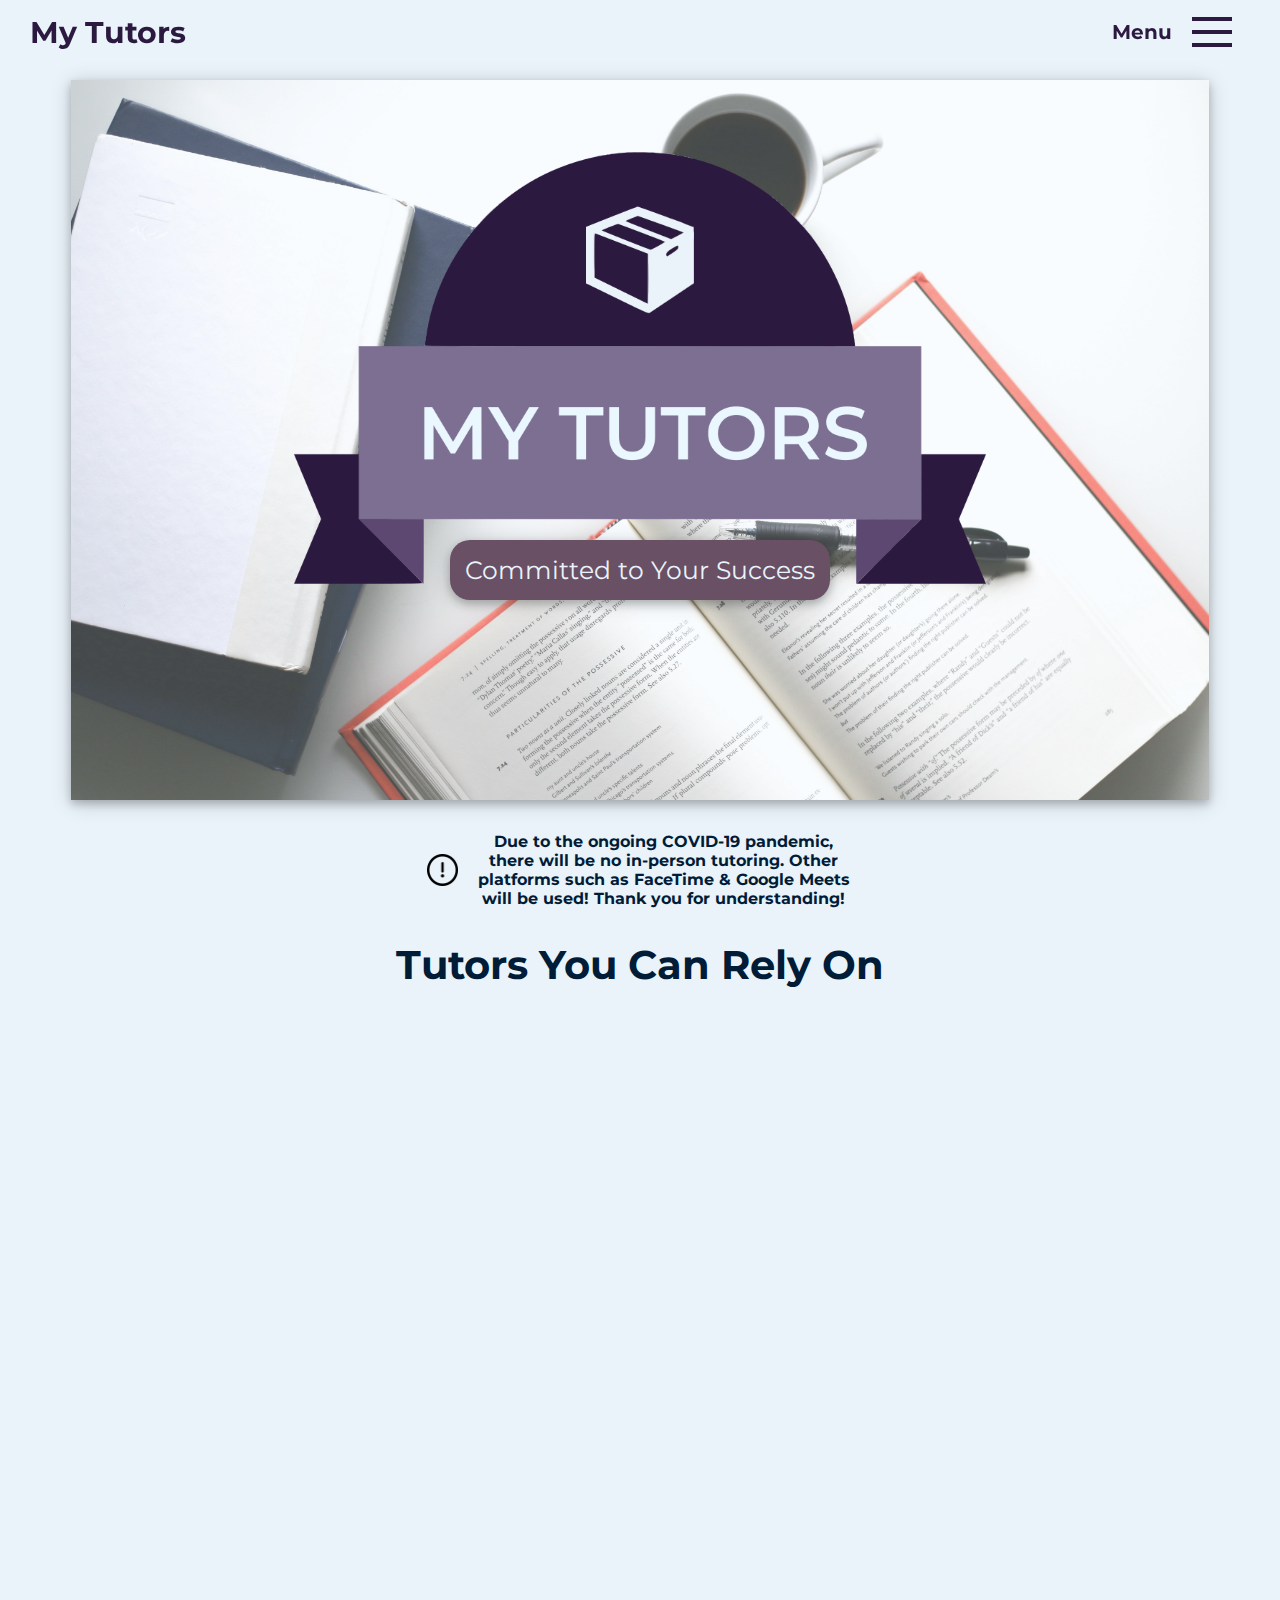
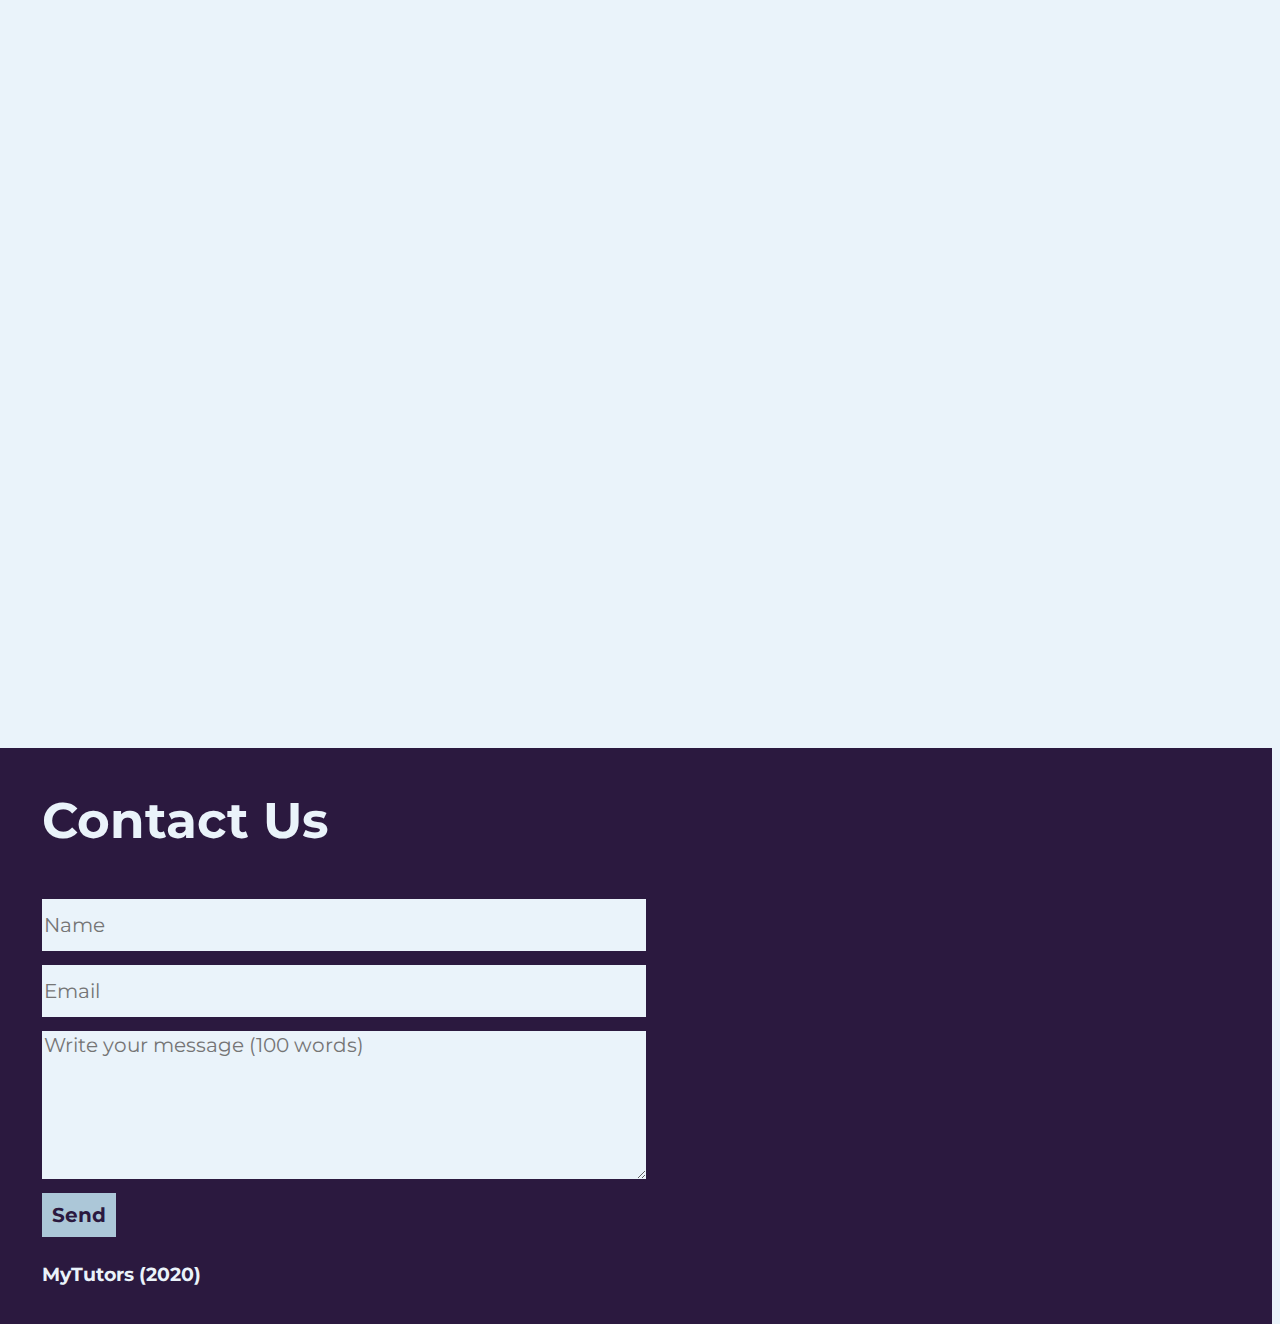
<file: index.html>
<!DOCTYPE html>
<html>
    <head>
        <link rel="stylesheet" href="./styles/style.css" type = "text/css">
        <link href="https://fonts.googleapis.com/css2?family=Montserrat:wght@300;400;500;600;700;800&display=swap" rel="stylesheet">

    </head>
    <body>
        <nav class="flex fixed">
            <!-- <h1 class ='logo'>LOGO</h1>
            <div class='menu flex'>
                
            <div class="menu_btn col flex">
                <span></span>
                <span></span>
                <span></span>
            </div>

            </div>
             -->
        </nav>

        <div class="index_page home_banner flex col">
            <img class = "background" src="./assets/main.jpg" alt="">

            
                <img class = "logo_icon"src="./assets/logo_transparent_purple.png" alt="">
            
                <h3 class = "index">Committed to Your Success</h3>

            
            
        </div>
        <div class="disclaimer flex">
            <img src="./assets/exclamation.png" alt="">
            <p>Due to the ongoing COVID-19 pandemic, there will be no in-person tutoring. Other platforms such as FaceTime & Google Meets will be used! Thank you for understanding!</p>
        </div>
        <div class="find_tutors flex">
            <h2>Tutors You Can Rely On</h2>
            
                <div class="card_container peek flex">
                    <div class="card flex col">
                        <h3>Flexible Hours</h3>
                        <img src="./assets/time.png" alt="">
                        <p>We fit into your schedule, not the other way around. You pick a time, we’ll be there.</p>
                    </div>
                    <div class="card flex col">
                        <h3>Easy Pricing</h3>
                        <img src="./assets/money.png" alt="">
                        <p>We charge affordable flat rates for all our sessions, so you always know what to pay.</p>
                    
                    </div>
                    <div class="card flex col">
                        <h3>Quality Tutoring</h3>
                        <img src="./assets/quality.png" alt="">
                        <p>Each tutor excels in their specialized subject, ensuring that our tutors deliver quality assistance.</p>
                    </div>
    
                </div>

            
 
            
            
        </div>


        <div class="testimonials peek flex col">
            <h2>Student Stories</h2>
            
            <div class="gallery flex">
                <div class="back">
                    <img src="./assets/back_arrow.png" alt="">

                </div>
                <div class="testimonial_text">

                </div>
                <div class="next">
                    <img src="./assets/next_arrow.png" alt="">

                </div>

            </div>
            <div class="testimonial_selection flex">

            </div>
        </div>
        <footer>
            <div class="contact flex col">
                <h2>Contact Us</h2>
                <form class="contact_form flex col" name = 'submit-to-google-sheet'>
                    <input name ="name" type="text" placeholder="Name" required>
                    <input name ="email" type="email" placeholder="Email" required>
                    <textarea name = "message" rows="6" cols="70" placeholder="Write your message (100 words)"></textarea>
                    <button type="submit">Send</button>
                </form>
                <h3>MyTutors (2020)</h3>
            </div>
        </footer>

        <script src='./js/navbar.js'></script>
        <script src='./js/testimonials.js'></script>
        <script src='./js/contactus.js'></script>
        <script src='./js/banner_resize.js'></script>
        <script src='./js/home_banner.js'></script>
        <script src='./js/peekaboo.js'></script>
    </body>
</html>
</file>
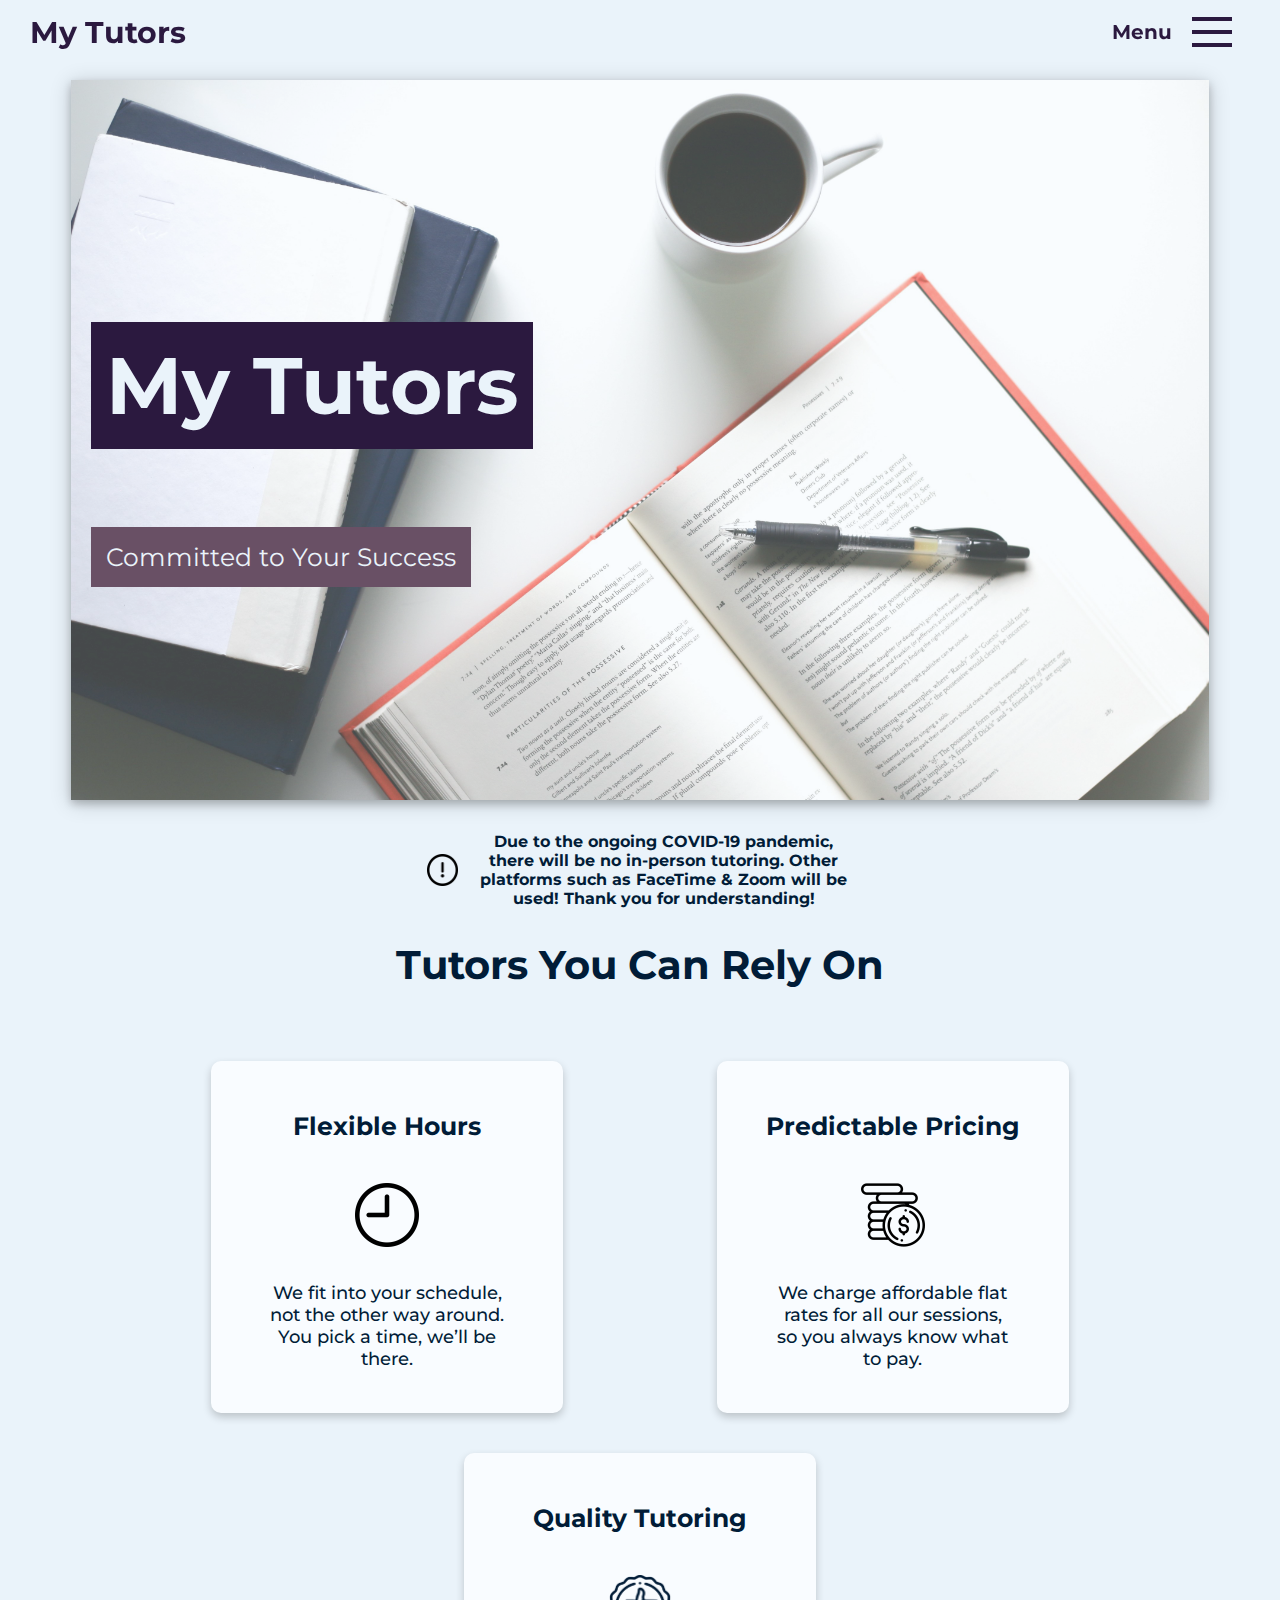
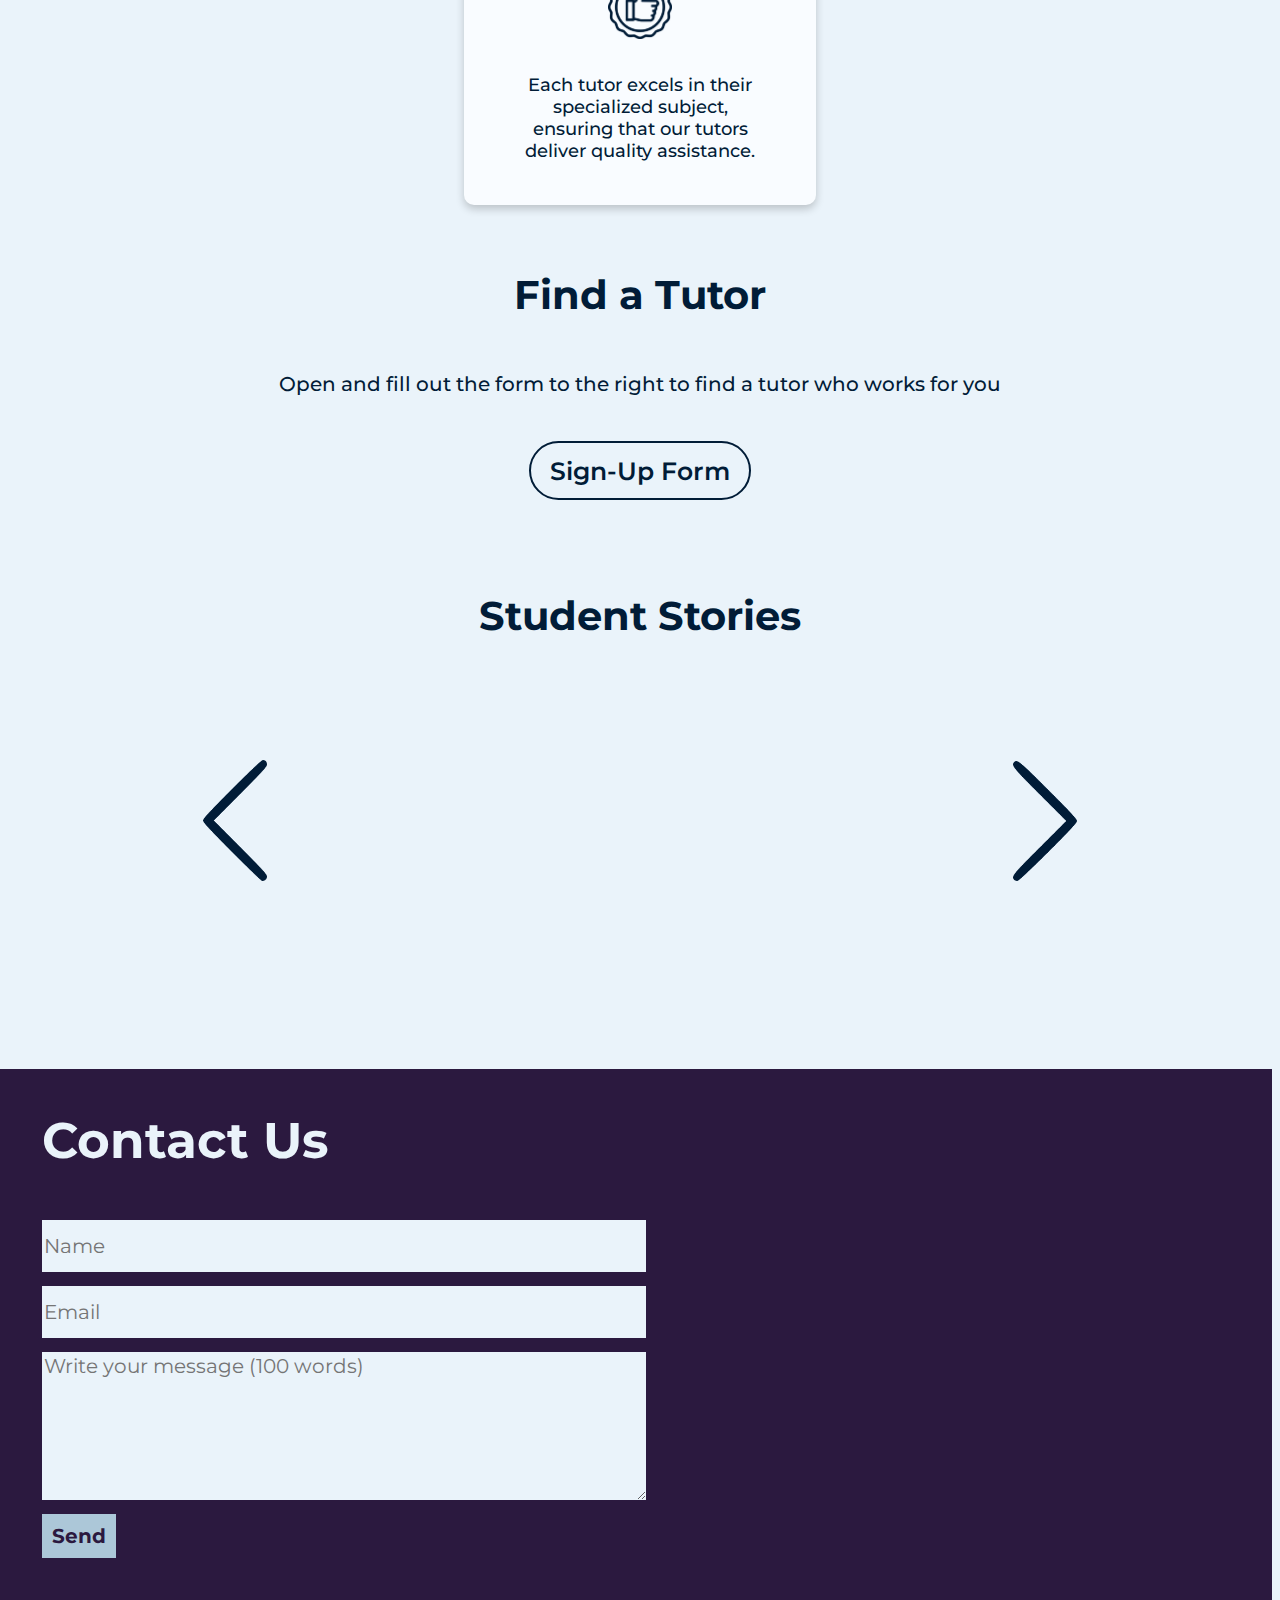
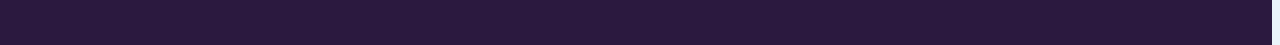
<file: docs/index.html>
<!DOCTYPE html>
<html>
    <head>
        <link rel="stylesheet" href="../styles/style.css" type = "text/css">
        <link href="https://fonts.googleapis.com/css2?family=Montserrat:wght@300;400;500;600;700;800&display=swap" rel="stylesheet">

    </head>
    <body>
        <nav class="flex fixed">
            <!-- <h1 class ='logo'>LOGO</h1>
            <div class='menu flex'>
                
            <div class="menu_btn col flex">
                <span></span>
                <span></span>
                <span></span>
            </div>

            </div>
             -->
        </nav>

        <div class="home_banner flex col">
            <img class = "background" src="../assets/main.jpg" alt="">
            
            <h1>My Tutors</h1>
            <h3>Committed to Your Success</h3>
        </div>
        <div class="disclaimer flex">
            <img src="../assets/exclamation.png" alt="">
            <p>Due to the ongoing COVID-19 pandemic, there will be no in-person tutoring. Other platforms such as FaceTime & Zoom will be used! Thank you for understanding!</p>
        </div>
        <div class="find_tutors flex">
            <h2>Tutors You Can Rely On</h2>

            <div class="card_container flex">
                <div class="card flex col">
                    <h3>Flexible Hours</h3>
                    <img src="../assets/time.png" alt="">
                    <p>We fit into your schedule, not the other way around. You pick a time, we’ll be there.</p>
                </div>
                <div class="card flex col">
                    <h3>Predictable Pricing</h3>
                    <img src="../assets/money.png" alt="">
                    <p>We charge affordable flat rates for all our sessions, so you always know what to pay.</p>
                
                </div>
                <div class="card flex col">
                    <h3>Quality Tutoring</h3>
                    <img src="../assets/quality.png" alt="">
                    <p>Each tutor excels in their specialized subject, ensuring that our tutors deliver quality assistance.</p>
                </div>

            </div>
            
        </div>

        <div id = 'find' class="sign_up flex col">
            <h2>Find a Tutor</h2>
            
                <p>Open and fill out the form to the right to find a tutor who works for you</p>
                <h3>Sign-Up Form</h3>
            

        </div>

        <div class="testimonials flex col">
            <h2>Student Stories</h2>
            
            <div class="gallery flex">
                <div class="back">
                    <img src="../assets/back_arrow.png" alt="">

                </div>
                <div class="testimonial_text">

                </div>
                <div class="next">
                    <img src="../assets/next_arrow.png" alt="">

                </div>

            </div>
            <div class="testimonial_selection flex">

            </div>
        </div>
        <footer>
            <div class="contact flex col">
                <h2>Contact Us</h2>
                <form class="contact_form flex col" name = 'submit-to-google-sheet'>
                    <input name ="name" type="text" placeholder="Name" required>
                    <input name ="name" type="email" placeholder="Email" required>
                    <textarea rows="6" cols="70" placeholder="Write your message (100 words)"></textarea>
                    <button type="submit">Send</button>
                </form>
            </div>
        </footer>

        <script src='../js/navbar.js'></script>
        <script src='../js/testimonials.js'></script>
        <script src='../js/contactus.js'></script>
    </body>
</html>
</file>
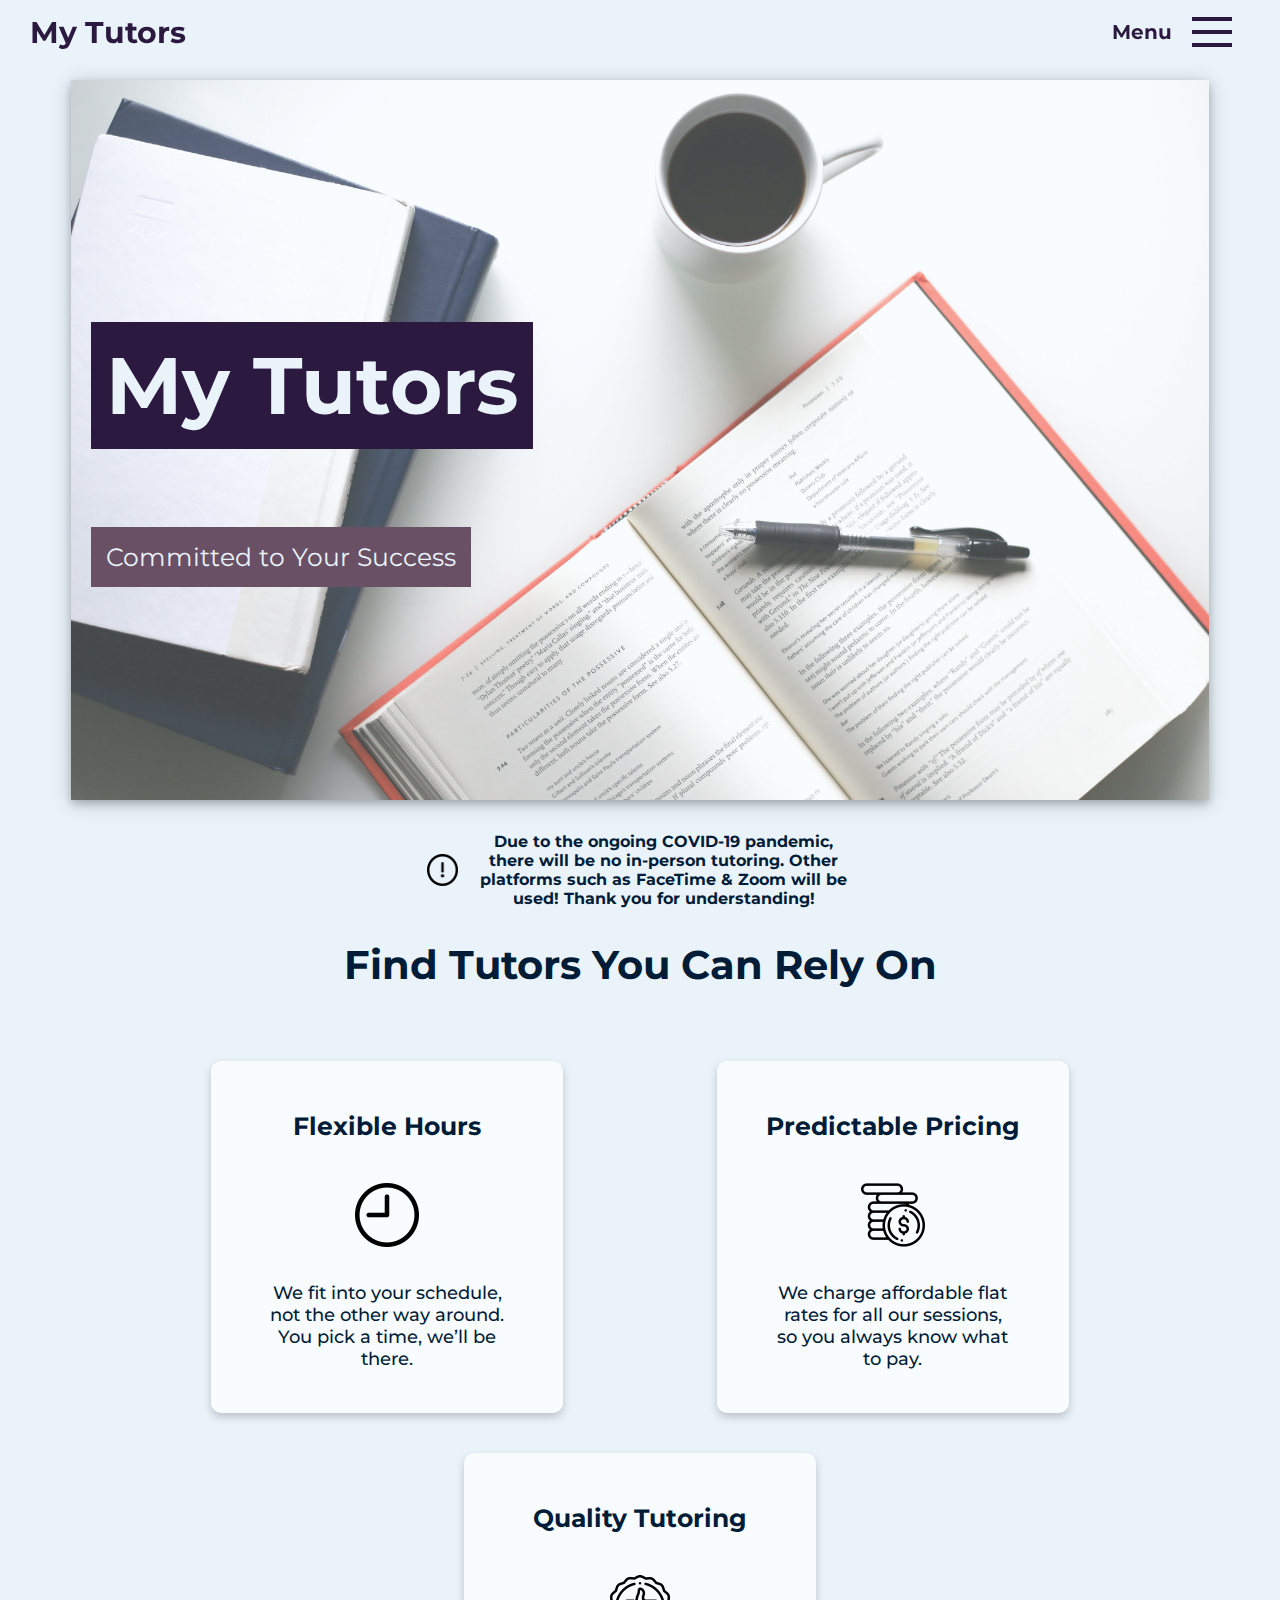
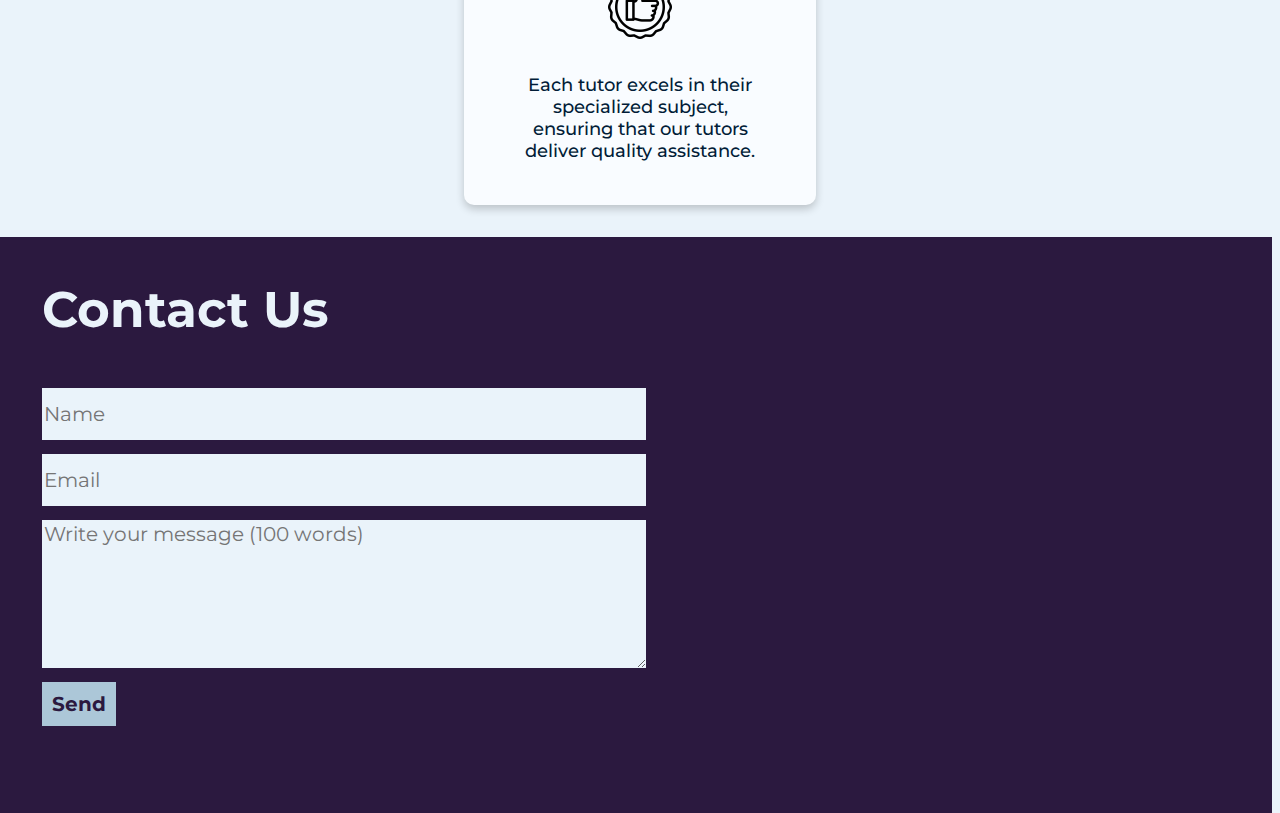
<file: html/index.html>
<!DOCTYPE html>
<html>
    <head>
        <link rel="stylesheet" href="../styles/style.css" type = "text/css">
        <link href="https://fonts.googleapis.com/css2?family=Montserrat:wght@300;400;500;600;700;800&display=swap" rel="stylesheet">

    </head>
    <body>
        <nav class="flex fixed">
            <!-- <h1 class ='logo'>LOGO</h1>
            <div class='menu flex'>
                
            <div class="menu_btn col flex">
                <span></span>
                <span></span>
                <span></span>
            </div>

            </div>
             -->
        </nav>

        <div class="home_banner flex col">
            <img class = "background" src="../assets/main.jpg" alt="">
            <h1>My Tutors</h1>
            <h3>Committed to Your Success</h3>
        </div>
        <div class="disclaimer flex">
            <img src="../assets/exclamation.png" alt="">
            <p>Due to the ongoing COVID-19 pandemic, there will be no in-person tutoring. Other platforms such as FaceTime & Zoom will be used! Thank you for understanding!</p>
        </div>
        <div class="find_tutors flex">
            <h2>Find Tutors You Can Rely On</h2>

            <div class="card_container flex">
                <div class="card flex col">
                    <h3>Flexible Hours</h3>
                    <img src="../assets/time.png" alt="">
                    <p>We fit into your schedule, not the other way around. You pick a time, we’ll be there.</p>
                </div>
                <div class="card flex col">
                    <h3>Predictable Pricing</h3>
                    <img src="../assets/money.png" alt="">
                    <p>We charge affordable flat rates for all our sessions, so you always know what to pay.</p>
                
                </div>
                <div class="card flex col">
                    <h3>Quality Tutoring</h3>
                    <img src="../assets/winner.png" alt="">
                    <p>Each tutor excels in their specialized subject, ensuring that our tutors deliver quality assistance.</p>
                </div>

            </div>
            
        </div>
        <footer>
            <div class="contact flex col">
                <h2>Contact Us</h2>
                <form class="contact_form flex col" name = 'Submit Message'>
                    <input name ="name" type="text" placeholder="Name" required>
                    <input name ="name" type="email" placeholder="Email" required>
                    <textarea rows="6" cols="70" placeholder="Write your message (100 words)"></textarea>
                    <button type="submit">Send</button>
                </form>
            </div>
        </footer>

        <script src='../js/navbar.js'></script>
    </body>
</html>
</file>
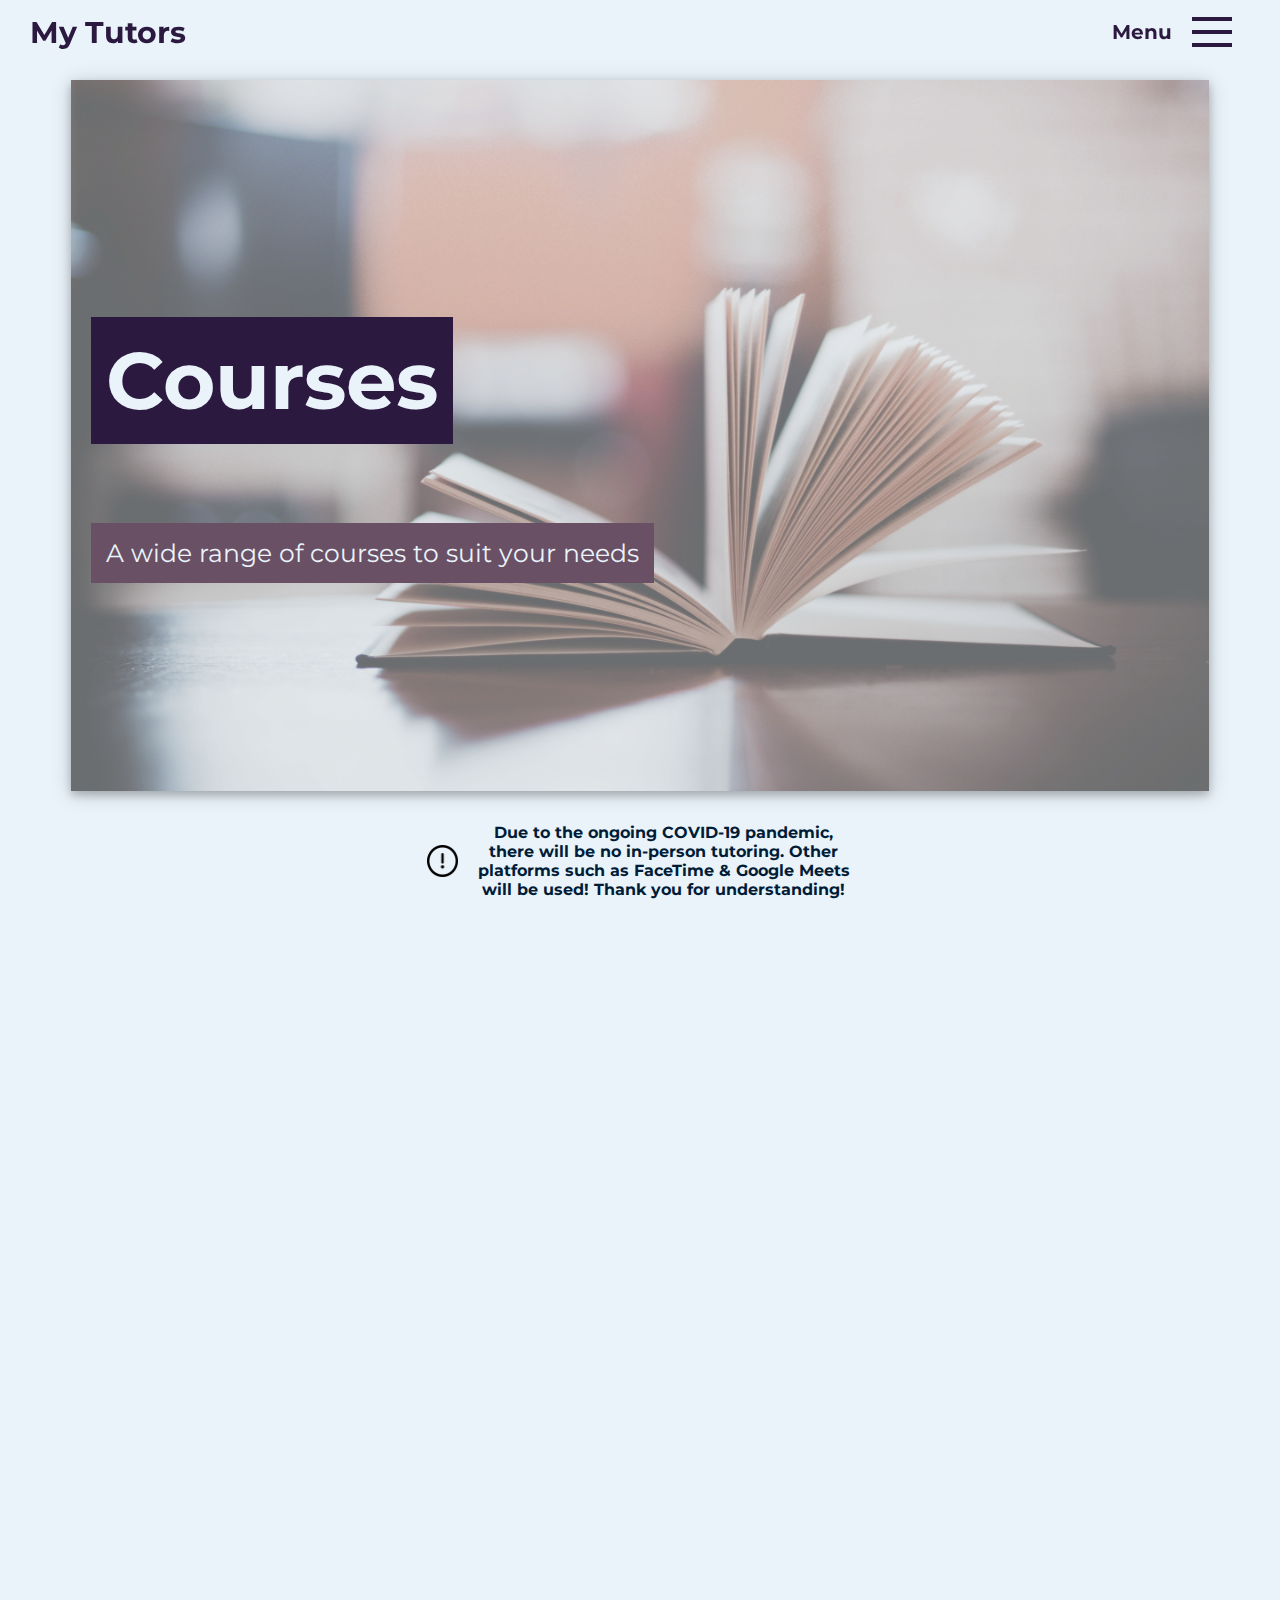
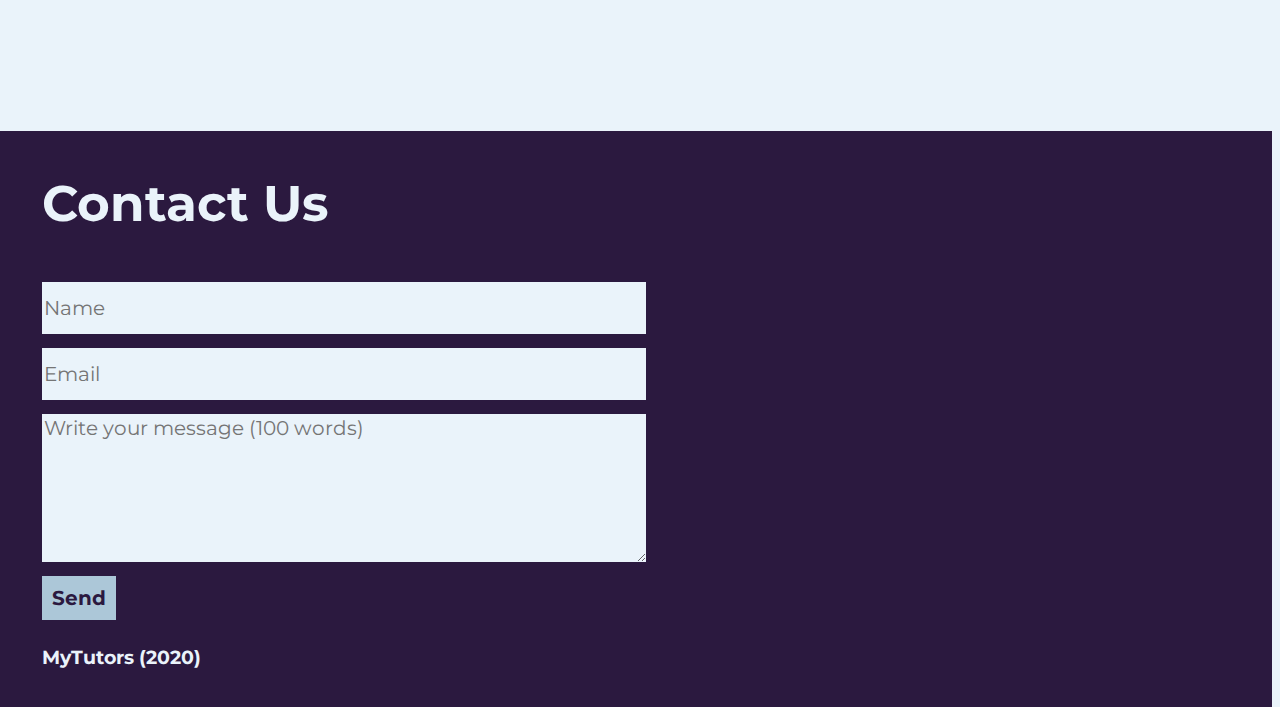
<file: courses.html>
<!DOCTYPE html>
<html>
    <head>
        <link rel="stylesheet" href="./styles/style.css" type = "text/css">
        <link href="https://fonts.googleapis.com/css2?family=Montserrat:wght@300;400;500;600;700;800&display=swap" rel="stylesheet">

    </head>
    <body>
        <nav class="flex fixed">
            <!-- <h1 class ='logo'>LOGO</h1>
            <div class='menu flex'>
                
            <div class="menu_btn col flex">
                <span></span>
                <span></span>
                <span></span>
            </div>

            </div>
             -->
        </nav>

        <div class="home_banner flex col">
            <img class = "background" src="./assets/courses.jpg" alt="">
            <h1>Courses</h1>
            <h3>A wide range of courses to suit your needs</h3>
        </div>
        <div class="disclaimer flex">
            <img src="./assets/exclamation.png" alt="">
            <p>Due to the ongoing COVID-19 pandemic, there will be no in-person tutoring. Other platforms such as FaceTime & Google Meets will be used! Thank you for understanding!</p>
        </div>
        <div class="courses col peek  flex">
            <h1>Courses we offer</h1>

            <div class="main_courses_content flex">
                <div class="courses_selector flex col">
                    <h3 id = '0'>Mathematics</h3>
                    <h3 id = '1'>Science</h3>
                    <h3 id = '2'>Social Studies</h3>
                    <h3 id = '3'>English</h3>
                    <h3 id = '4'>Foreign Languages</h3>
                    <h3 id = '5'>Electives</h3>
                    <h3 id = '6'>Test-Prep</h3>
                </div>

                <div class="course_list">

                    <h2 class ='show' id = 'initial_message'>Discover the courses we tutor by selecting one of the subject areas on the left-hand side</h2>

                </div>
    

            </div>

         
            </div>
            
        </div>
        <footer>
            <div class="contact flex col">
                <h2>Contact Us</h2>
                <form class="contact_form flex col" name = 'submit-to-google-sheet'>
                    <input name ="name" type="text" placeholder="Name" required>
                    <input name ="email" type="email" placeholder="Email" required>
                    <textarea name ="message" rows="6" cols="70" placeholder="Write your message (100 words)"></textarea>
                    <button type="submit">Send</button>
                </form>
                <h3>MyTutors (2020)</h3>
            </div>
        </footer>

        <script src='./js/navbar.js'></script>
        <script src='./js/courses.js'></script>
        <script src='./js/contactus.js'></script>
        <script src='./js/banner_resize.js'></script>
        <script src='./js/peekaboo.js'></script>
    </body>
</html>
</file>
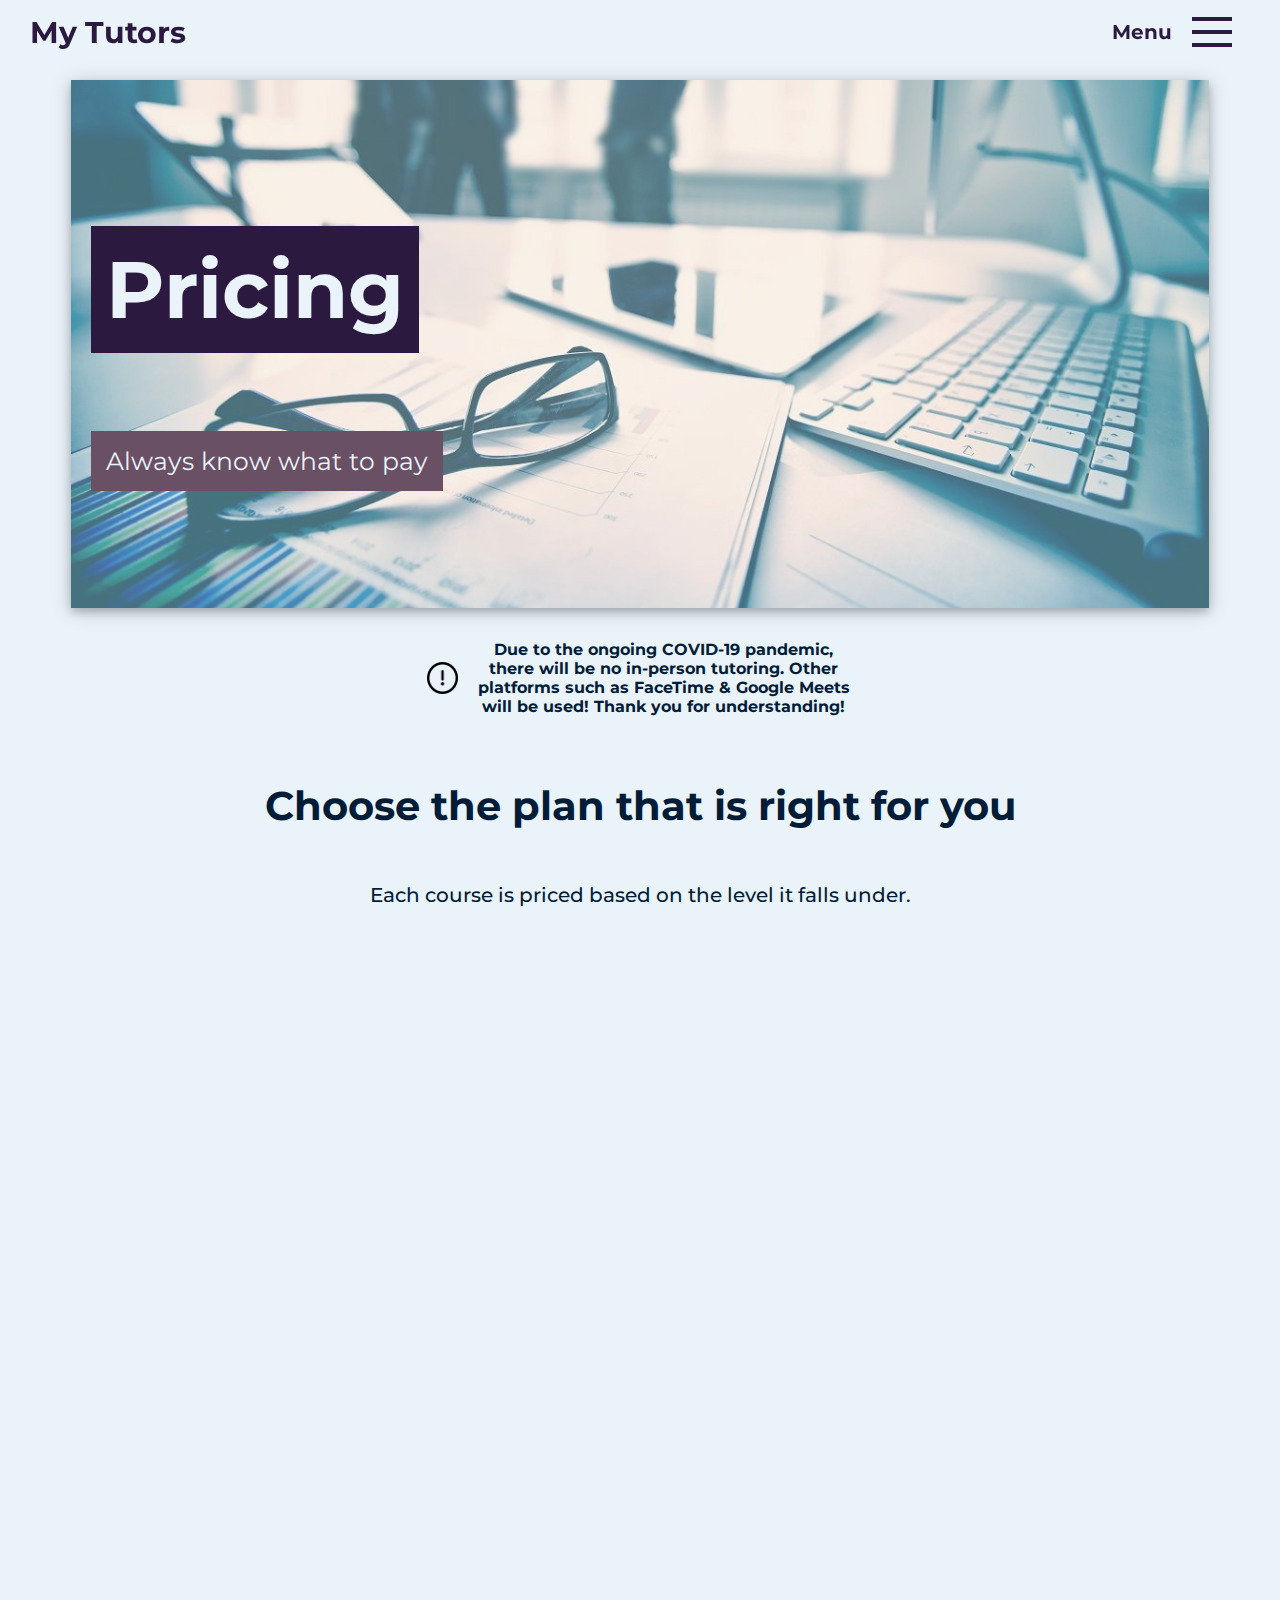
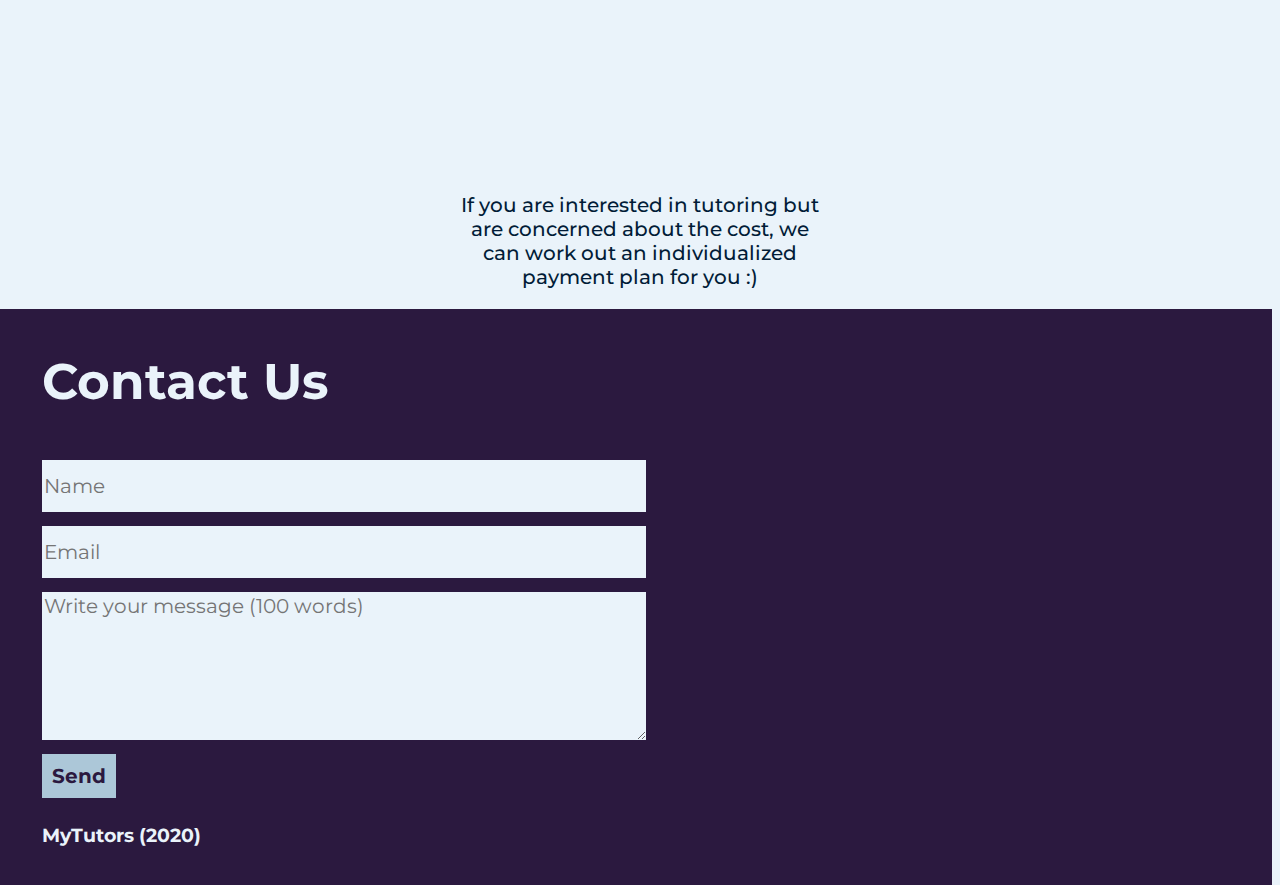
<file: pricing.html>
<!DOCTYPE html>
<html>
    <head>
        <link rel="stylesheet" href="./styles/style.css" type = "text/css">
        <link href="https://fonts.googleapis.com/css2?family=Montserrat:wght@300;400;500;600;700;800&display=swap" rel="stylesheet">

    </head>
    <body>
        <nav class="flex fixed">
            <!-- <h1 class ='logo'>LOGO</h1>
            <div class='menu flex'>
                
            <div class="menu_btn col flex">
                <span></span>
                <span></span>
                <span></span>
            </div>

            </div>
             -->
        </nav>

        <div class="home_banner flex col">
            <img class = "background" src="./assets/pricing.jpg" alt="">
            <h1>Pricing</h1>
            <h3>Always know what to pay</h3>
        </div>
        <div class="disclaimer flex">
            <img src="./assets/exclamation.png" alt="">
            <p>Due to the ongoing COVID-19 pandemic, there will be no in-person tutoring. Other platforms such as FaceTime & Google Meets will be used! Thank you for understanding!</p>
        </div>
        
        <div class="select_pricing flex">
            <h2>Choose the plan that is right for you</h2>
            <p>Each course is priced based on the level it falls under.</p>   
            <div class="row peek flex">
                <div class="category col flex">
                    <h2>Level One</h2>
                    <h4>Hourly - $18</h4>
                    <h4>3 Hour - $50</h4>
                    <h4>5 Hour - $80</h4>
                        
                </div>
                <div class="category col flex">
                    <h2>Level Two</h2>
                    <h4>Hourly - $20</h4>
                    <h4>3 Hour - $55</h4>
                    <h4>5 Hour - $90</h4>
                
                </div>
                <div class="category col flex">
                    <h2>Level Three</h2>
                    <h4>Hourly - $22</h4>
                    <h4>3 Hour - $60</h4>
                    <h4>5 Hour - $100</h4>
                        
                </div>
                <div class="category col flex">
                    <h2>Level Four</h2>
                    <h4>Hourly - $24</h4>
                    <h4>3 Hour - $65</h4>
                    <h4>5 Hour - $105</h4>
        
                </div>
            </div>
        </div>
        <div class="table_container peek">
            
        
            <table>
            <thead>
                <tr>
                    <th class="cat">Level</th>
                    <th >Mathematics</th>
                    <th >Science</th>
                    <th >Social Studies</th>
                    <th >English</th>
                    <th>Foreign Languages</th>
                    <th >Electives</th>
                    <th >Test-Prep</th>
                </tr>
            </thead>
                <tr>
                    <td class="cat">1</td>
                    <td>
                        Algebra I/II	<br>
                        Geometry	<br>
                        Accelerated Math	
                    </td>
                    <td>Investigative Science	</td>
                    <td>World History	<br>
                        US History	    
                    </td>
                    <td>
                        English 9/10	
                    </td>
                    <td>
                        Spanish 1/2	
                    </td>
                    <td> </td>
                    <td> </td>

                </tr>
                <tr>
                    <td class="cat">2</td>
                    <td>Pre-Calculus	<br>
                        Statistics	</td>
                    <td>Biology/Chemistry/Physics	<br>
                        Honors Biology/Chemistry	


                    </td>
                    <td>
                        AP World History	<br>
                        AP Human Geo	<br>
                        Economics	
                    </td>
                    <td>
                        Honors English 9/10	<br>
                        English 11/12	
                    </td>
                    <td>Honors Spanish 3	</td>
                    <td>AP Seminar	</td>
                    <td></td>
                    
                    
                    
                </tr>
                <tr>
                    <td class="cat">3</td>
                    <td>Calculus AB/BC	<br>
                        AP Statistics	</td>
                    <td>AP Physics I	<br>
                        AP Environmental Science	</td>
                    <td>AP US History	</td>
                    <td>AP Lang </td>
                    <td>AP Spanish 4/5	</td>
                    <td>AP Computer Science Principles <br>	
                        AP Java/Computer Science A	</td>
                    <td>
                        SAT General <br>
                        ACT General <br>	
	
                        SAT Subject Tests - Math I/II	<br>

                        SAT Subject Tests - US/World History	<br>
                        SAT Subject Tests - Spanish	
                        
                    </td>
                    
                </tr>
                <tr>
                    <td class="cat">4</td>
                    <td>Multivariable Calculus	<br>
                        Differential Equations	<br>
                        Linear Algebra	<br> </td>
                    <td>AP Biology/Chemistry	<br>
                        AP Physics 2/Physics C<br>	</td>
                    <td>AP Micro/Macro	</td>
                    <td></td>
                    <td></td>
                    <td></td>
                    <td>SAT Essay	<br>
                        ACT Essay	<br>
                        SAT Subject Tests - All Sciences<br>
                    </td>
                    
                </tr>
            <tbody>

            </tbody>
            </table>
        </div>
        <div class="price_disclaimer">
            <p>If you are interested in tutoring but are concerned about the cost, we can work out an individualized payment plan for you :)</p>
        </div>

       

        
        <footer>
            <div class="contact flex col">
                <h2>Contact Us</h2>
                <form class="contact_form flex col" name = 'submit-to-google-sheet'>
                    <input name ="name" type="text" placeholder="Name" required>
                    <input name ="email" type="email" placeholder="Email" required>
                    <textarea name ="message" rows="6" cols="70" placeholder="Write your message (100 words)"></textarea>
                    <button type="submit">Send</button>
                </form>
                <div class="flex copy_right">
                    <h3> MyTutors (2020)</h3>
                </div>
                
            </div>
        </footer>
        

        <script src='./js/navbar.js'></script>
        <script src='./js/pricing.js'></script>
        <script src='./js/contactus.js'></script>
        <script src='./js/banner_resize.js'></script>
        <script src='./js/peekaboo.js'></script>
    </body>
</html>
</file>
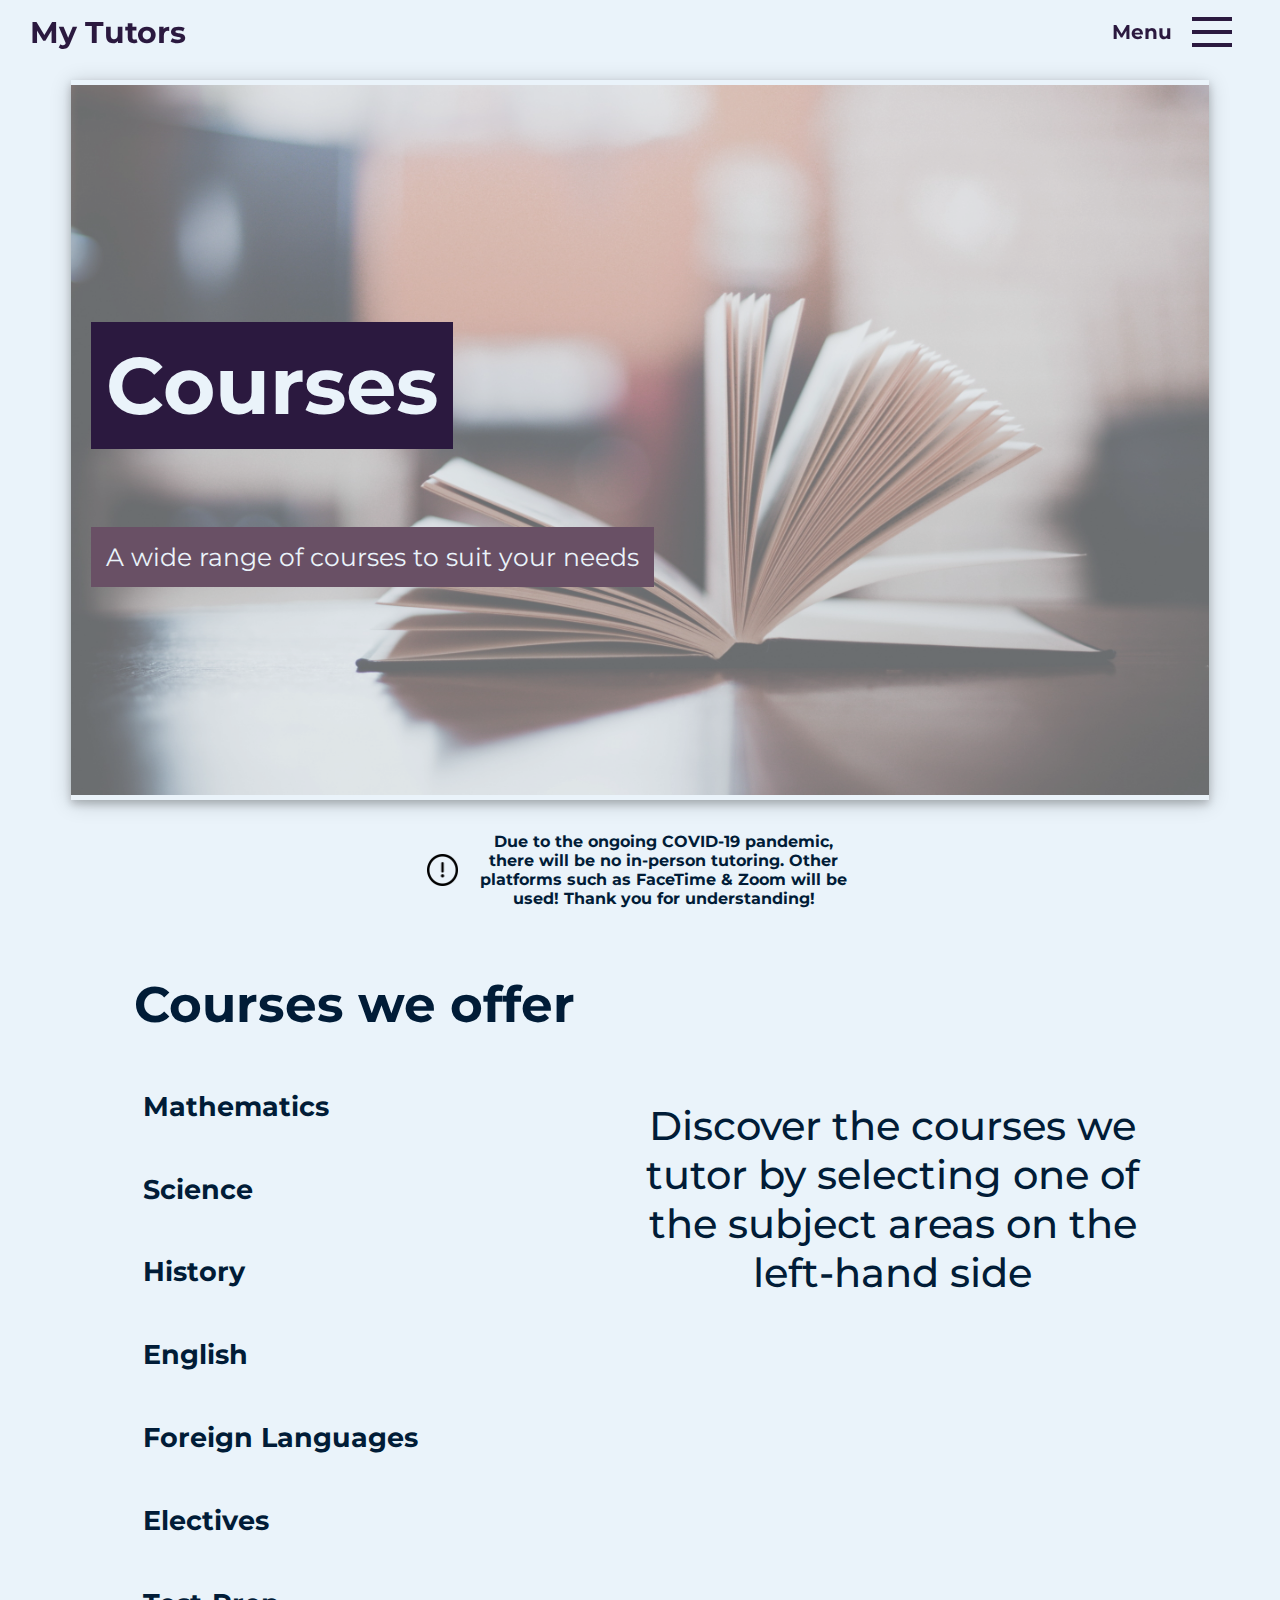
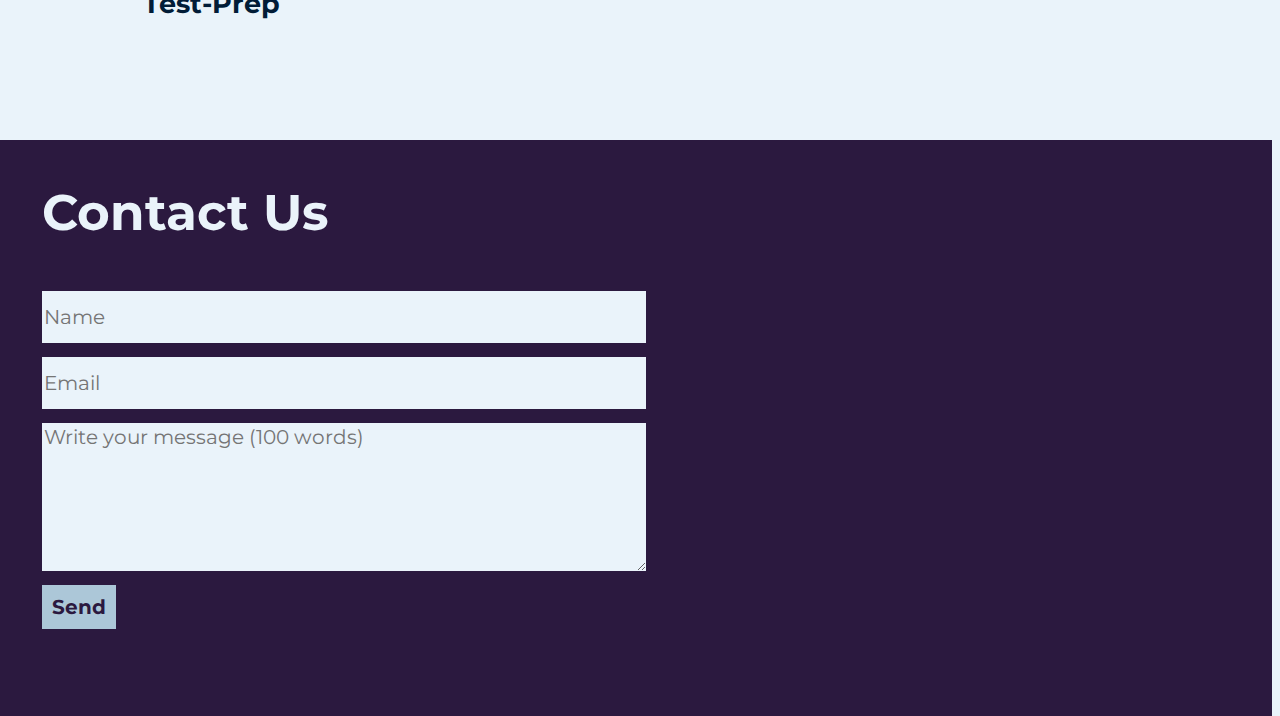
<file: docs/courses.html>
<!DOCTYPE html>
<html>
    <head>
        <link rel="stylesheet" href="../styles/style.css" type = "text/css">
        <link href="https://fonts.googleapis.com/css2?family=Montserrat:wght@300;400;500;600;700;800&display=swap" rel="stylesheet">

    </head>
    <body>
        <nav class="flex fixed">
            <!-- <h1 class ='logo'>LOGO</h1>
            <div class='menu flex'>
                
            <div class="menu_btn col flex">
                <span></span>
                <span></span>
                <span></span>
            </div>

            </div>
             -->
        </nav>

        <div class="home_banner flex col">
            <img class = "background" src="../assets/courses.jpg" alt="">
            <h1>Courses</h1>
            <h3>A wide range of courses to suit your needs</h3>
        </div>
        <div class="disclaimer flex">
            <img src="../assets/exclamation.png" alt="">
            <p>Due to the ongoing COVID-19 pandemic, there will be no in-person tutoring. Other platforms such as FaceTime & Zoom will be used! Thank you for understanding!</p>
        </div>
        <div class="courses col flex">
            <h1>Courses we offer</h1>

            <div class="main_courses_content flex">
                <div class="courses_selector flex col">
                    <h3 id = '0'>Mathematics</h3>
                    <h3 id = '1'>Science</h3>
                    <h3 id = '2'>History</h3>
                    <h3 id = '3'>English</h3>
                    <h3 id = '4'>Foreign Languages</h3>
                    <h3 id = '5'>Electives</h3>
                    <h3 id = '6'>Test-Prep</h3>
                </div>

                <div class="course_list">

                    <h2 class ='show' id = 'initial_message'>Discover the courses we tutor by selecting one of the subject areas on the left-hand side</h2>

                </div>
    

            </div>

         
            </div>
            
        </div>
        <footer>
            <div class="contact flex col">
                <h2>Contact Us</h2>
                <form class="contact_form flex col" name = 'submit-to-google-sheet'>
                    <input name ="name" type="text" placeholder="Name" required>
                    <input name ="name" type="email" placeholder="Email" required>
                    <textarea rows="6" cols="70" placeholder="Write your message (100 words)"></textarea>
                    <button type="submit">Send</button>
                </form>
            </div>
        </footer>

        <script src='../js/navbar.js'></script>
        <script src='../js/courses.js'></script>
        <script src='../js/contactus.js'></script>
    </body>
</html>
</file>
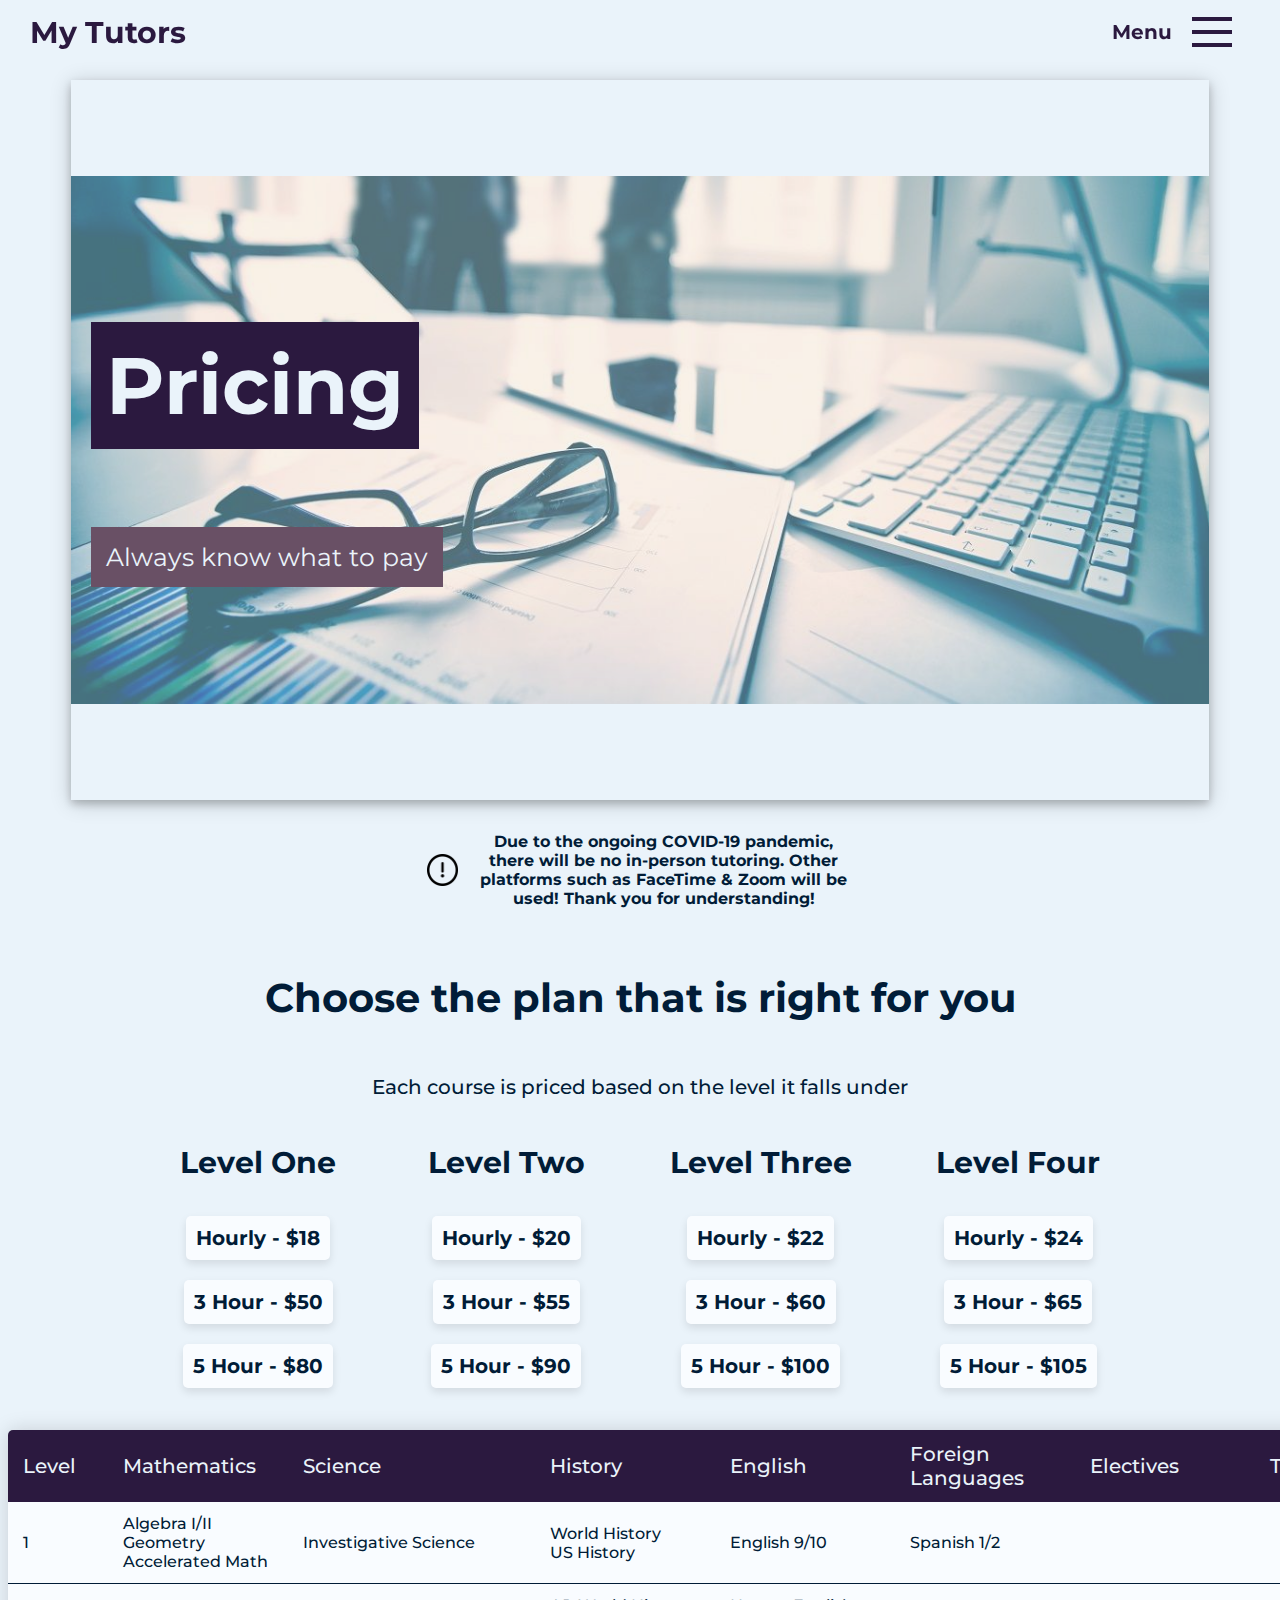
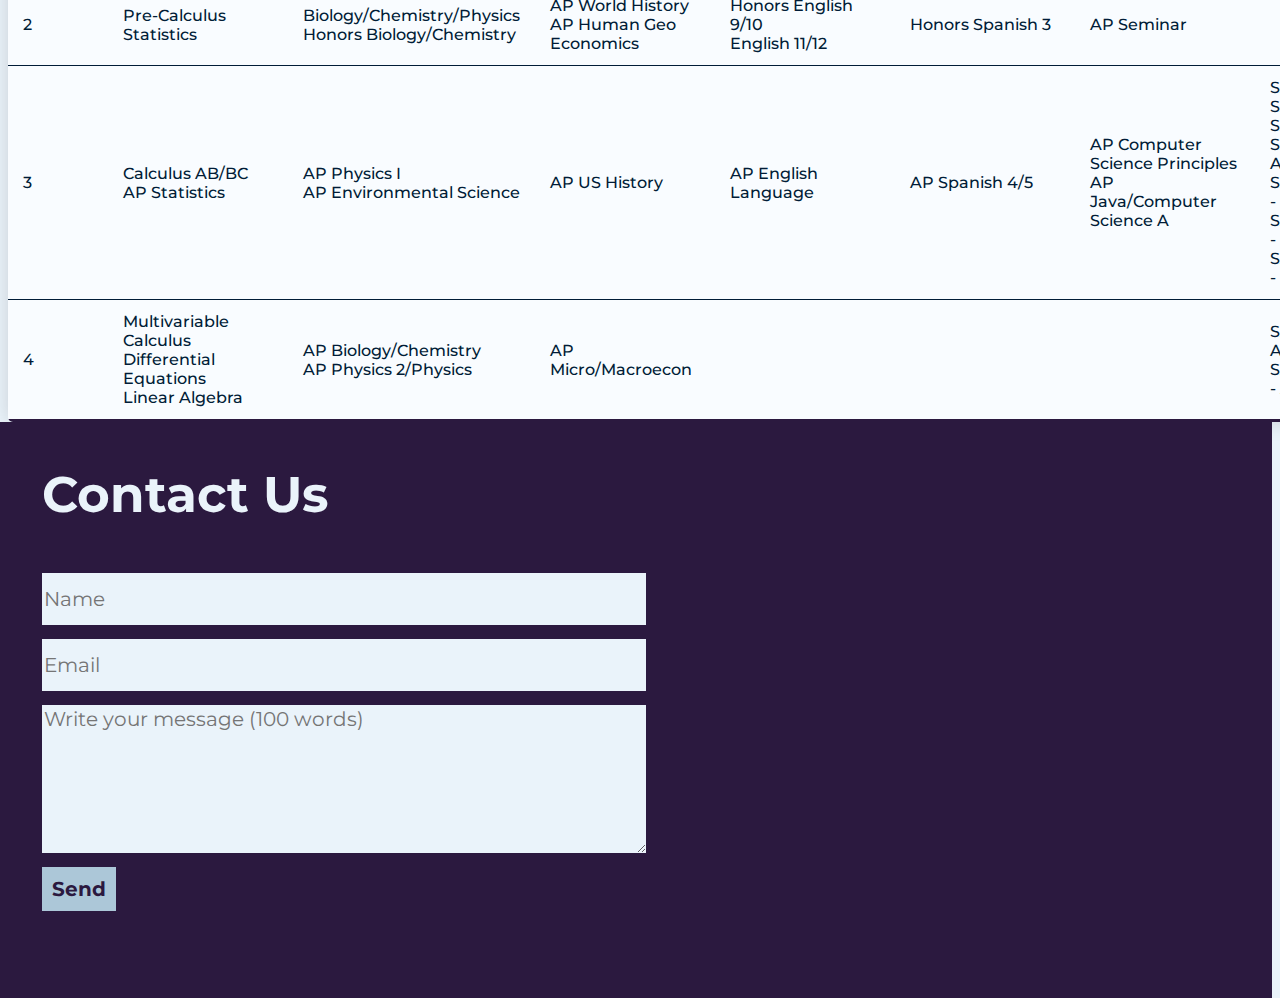
<file: docs/pricing.html>
<!DOCTYPE html>
<html>
    <head>
        <link rel="stylesheet" href="../styles/style.css" type = "text/css">
        <link href="https://fonts.googleapis.com/css2?family=Montserrat:wght@300;400;500;600;700;800&display=swap" rel="stylesheet">

    </head>
    <body>
        <nav class="flex fixed">
            <!-- <h1 class ='logo'>LOGO</h1>
            <div class='menu flex'>
                
            <div class="menu_btn col flex">
                <span></span>
                <span></span>
                <span></span>
            </div>

            </div>
             -->
        </nav>

        <div class="home_banner flex col">
            <img class = "background" src="../assets/pricing.jpg" alt="">
            <h1>Pricing</h1>
            <h3>Always know what to pay</h3>
        </div>
        <div class="disclaimer flex">
            <img src="../assets/exclamation.png" alt="">
            <p>Due to the ongoing COVID-19 pandemic, there will be no in-person tutoring. Other platforms such as FaceTime & Zoom will be used! Thank you for understanding!</p>
        </div>
        
        <div class="select_pricing flex">
            <h2>Choose the plan that is right for you</h2>
            <p>Each course is priced based on the level it falls under</p>   
            <div class="row flex">
                <div class="category col flex">
                    <h2>Level One</h2>
                    <h4>Hourly - $18</h4>
                    <h4>3 Hour - $50</h4>
                    <h4>5 Hour - $80</h4>
                        
                </div>
                <div class="category col flex">
                    <h2>Level Two</h2>
                    <h4>Hourly - $20</h4>
                    <h4>3 Hour - $55</h4>
                    <h4>5 Hour - $90</h4>
                
                </div>
                <div class="category col flex">
                    <h2>Level Three</h2>
                    <h4>Hourly - $22</h4>
                    <h4>3 Hour - $60</h4>
                    <h4>5 Hour - $100</h4>
                        
                </div>
                <div class="category col flex">
                    <h2>Level Four</h2>
                    <h4>Hourly - $24</h4>
                    <h4>3 Hour - $65</h4>
                    <h4>5 Hour - $105</h4>
        
                </div>
            </div>
        </div>
        <table>
            <thead>
                <tr>
                    <th class="cat">Level</th>
                    <th >Mathematics</th>
                    <th >Science</th>
                    <th >History</th>
                    <th >English</th>
                    <th>Foreign Languages</th>
                    <th >Electives</th>
                    <th >Test-Prep</th>
                </tr>
            </thead>
                <tr>
                    <td class="cat">1</td>
                    <td>
                        Algebra I/II	<br>
                        Geometry	<br>
                        Accelerated Math	
                    </td>
                    <td>Investigative Science	</td>
                    <td>World History	<br>
                        US History	    
                    </td>
                    <td>
                        English 9/10	
                    </td>
                    <td>
                        Spanish 1/2	
                    </td>
                    <td> </td>
                    <td> </td>

                </tr>
                <tr>
                    <td class="cat">2</td>
                    <td>Pre-Calculus	<br>
                        Statistics	</td>
                    <td>Biology/Chemistry/Physics	<br>
                        Honors Biology/Chemistry	


                    </td>
                    <td>
                        AP World History	<br>
                        AP Human Geo	<br>
                        Economics	
                    </td>
                    <td>
                        Honors English 9/10	<br>
                        English 11/12	
                    </td>
                    <td>Honors Spanish 3	</td>
                    <td>AP Seminar	</td>
                    <td></td>
                    
                    
                    
                </tr>
                <tr>
                    <td class="cat">3</td>
                    <td>Calculus AB/BC	<br>
                        AP Statistics	</td>
                    <td>AP Physics I	<br>
                        AP Environmental Science	</td>
                    <td>AP US History	</td>
                    <td>AP English Language </td>
                    <td>AP Spanish 4/5	</td>
                    <td>AP Computer Science Principles <br>	
                        AP Java/Computer Science A	</td>
                    <td>SAT Reading	<br>
                        SAT Writing	<br>
                        SAT Math	<br>
                        SAT General <br>
                        ACT General <br>	
	
                        SAT Subject Tests - Math I/II	<br>

                        SAT Subject Tests - US/World History	<br>
                        SAT Subject Tests - Spanish	
                        
                    </td>
                    
                </tr>
                <tr>
                    <td class="cat">4</td>
                    <td>Multivariable Calculus	<br>
                        Differential Equations	<br>
                        Linear Algebra	<br> </td>
                    <td>AP Biology/Chemistry	<br>
                        AP Physics 2/Physics <br>	</td>
                    <td>AP Micro/Macroecon	</td>
                    <td></td>
                    <td></td>
                    <td></td>
                    <td>SAT Essay	<br>
                        ACT Essay	<br>
                        SAT Subject Tests - All Sciences	<br>
                    </td>
                    
                </tr>
            <tbody>

            </tbody>
        </table>
        

       

        
        <footer>
            <div class="contact flex col">
                <h2>Contact Us</h2>
                <form class="contact_form flex col" name = 'submit-to-google-sheet'>
                    <input name ="name" type="text" placeholder="Name" required>
                    <input name ="email" type="email" placeholder="Email" required>
                    <textarea name ="message" rows="6" cols="70" placeholder="Write your message (100 words)"></textarea>
                    <button type="submit">Send</button>
                </form>
            </div>
        </footer>
        

        <script src='../js/navbar.js'></script>
        <script src='../js/pricing.js'></script>
        <script src='../js/contactus.js'></script>
    </body>
</html>
</file>
<file: styles/style.css>
*{
    font-family: 'Montserrat', sans-serif;
    color: #011c37;
}
html {
    scroll-behavior: smooth;
  }
body{
    background-color: #eaf3fa;
    font-family: 'Montserrat', sans-serif;
    overflow-x: hidden;
}
.peek{
    opacity: 0;
    position: relative;
    top: 1em;
    transition: all .5s;
}
.boo{
    opacity: 1;
    top: 0;
}
.flex{
    display: flex;
    flex-wrap: wrap;
}
.col{
    flex-direction: column;
}
.fixed{
    position: fixed;
}
.menu{
    align-items: center;
    transition: all .1s;
}
.menu:hover{
    cursor: pointer;
}
.menu h2{
    color: #2b193f;
    margin-right: 1em;
}
nav{
    
    width: 100vw;
    left: 0;
    top: 0;
    z-index: 3;
    height: 4em;
    align-items: center;
    justify-content: space-between;
    transition: all .25s;
}
.detect{
    position: absolute;
    bottom: -60px;
    height: 1em;
    width: 1em;
   
}
.menu h3{
    margin-right: 1em;
    font-size: 20px;
    color: #2b193f;
}
.menu_btn{
    height: 40px;
    width: 40px;
    justify-content: space-around;
    margin-right: 3em;
    background-color: transparent;
    flex-wrap: nowrap;
    transition: height .2s;
    
}
.menu_hover {
    height: 45px;
}
.menu_see_through{
    opacity: .5;
}
.menu :hover{
    cursor: pointer;
}
.menu_btn i{
    width: 40px;
    height: 4px;
    background-color: #2b193f;
    display: block;
    transition: transform .25s;
}
.logo{
    color: #2b193f;
    margin: 0;
    font-size: 30px;
    margin-left: 1em;
    transition: all .25s;
}
.solid_nav{
    background-color: #2b193f;
    box-shadow: 0px 4px 8px 0 rgba(0, 0, 0, 0.2);

}
.solid_logo{
    color: #eaf3fa !important;
}
.solid_btn{
    background-color: #eaf3fa !important;
}
a{
    text-decoration: none;
}

.nav_page{
    background-color: rgba(43, 25, 63,.9);
    width: 100vw;
    height: 100vh;
    top: -120%;
    position: fixed;
    transition: all .25s;
    left: 0;
    justify-content: center;
    align-items: center;
    opacity: 0;
}
.nav_active{
    top: 0;
    opacity: 1;
}
.nav_link {
    opacity: 0;
    margin-right: 8em;
    color: #eaf3fa;
    font-size: 60px;
    background-image: linear-gradient(#eaf3fa, #eaf3fa);
    background-position: 0% 100%;
    background-repeat: no-repeat;
    background-size: 0% 5%;
    transition: margin 1s, opacity 1s, background-size .5s;
    
}
.nav_link:hover{
    background-size: 100% 5%;
}
.active_nav_link{
    opacity: 1;
    margin-right: 0;
}
.shrink{
    height:4px;
}
.absolute{
    position: absolute;
}
.top_bar {
    transform: rotate(45deg);
}
.mid_bar{
    opacity: 0;
}
.bottom_bar {
    transform: rotate(-45deg);
}

.home_banner{
    height: 45em;
    justify-content: center;
    overflow: hidden;
    position: relative;
    width: 90%;
    margin: 0 auto;
    box-shadow: 0px 4px 8px 0 rgba(0, 0, 0, 0.2), 0px 3px 20px 0 rgba(0, 0, 0, 0.19);
    margin-top: 5em;
    transition: height .5s;
}
.home_banner img.background{
    position: absolute;
    width: 100%;
    z-index: -1;
    opacity: .7;
    
}
.home_banner h3, .home_banner h1{
    margin-left: 20px;
    color: #eaf3fa;
    width: fit-content;
    padding: 15px;
}
.home_banner h1{
    background-color: #2b193f;
    font-size: 80px;
    
}
.home_banner h3{
    background-color: #695065;
    font-size: 25px;
    font-weight: 400;
    
}
.index{
    margin-top: 25%;
    box-shadow: 0px 4px 8px 0 rgba(0, 0, 0, 0.2), 0px 3px 20px 0 rgba(0, 0, 0, 0.19);
    border-radius: 20px;
    margin-left: 0 !important;

}
.home_banner img.logo_icon{
    position: absolute;
    top: 10%;
    height: 60%;
    margin: 0 auto;
    
    
}
.index_page{
    align-items: center;
}
.disclaimer{
    margin: 0 auto;
    width: 50%;
    justify-content: center;
    align-items: center;
    margin-top: 1em;
}
.disclaimer p{
    width: 60%;
    text-align: center;
    margin-left: 1em;
    font-weight: 700;
}
.disclaimer img{ 
    width: 5%;
}

.select_pricing,.find_tutors{
    flex-direction: column;
    align-items: center;
    width: 100%;
    margin: 0 auto;
    margin-top: 1em;
}
.select_pricing h2,.find_tutors h2{
    font-size: 40px;

}
.find_tutors h2{
    margin: 0;
}
.card_container{
    justify-content: space-around;
    width: 80%;   
    margin-top: 2em;
    margin-bottom: 2em;
}

.card{
    width: 20em;
    height: 20em;
    align-items: center;
    justify-content: space-around;
    background-color: #f9fcff;
    box-shadow: 0px 4px 8px 0 rgba(0, 0, 0, 0.2), 0px 0px 0px 0 rgba(0, 0, 0, 0.19);
    padding: 1em;
    border-radius: 10px;
    margin-top: 2.5em;

}
.card img{
    height: 4em;
    width: 4em;
}
.card h3{
    font-size: 25px;
}
.card p{
    font-size: 18px;
    width: 75%;
    font-weight: 500;
    text-align: center;
}
footer{
    height: 36em;
    background-color: #2b193f;
    position: absolute;
    left: -.5em;
    
    width: 100vw;
   
}
footer h2, footer form, footer h3{
    margin-left: 50px;
}
footer h2{
    color: #eaf3fa;
    font-size: 50px;
}
footer h3{
    color: #eaf3fa;

}
.contact{
    width: 50%;
    
}
.contact_form{
    height: 22em;
    justify-content: space-around;
    
}
input,textarea{
    
    background-color: #eaf3fa;
    font-size: 20px;
    border: none;
    width: 30em;
}
input{
    height: 2.5em;
}
button{
    background-color: #acc7d8;
    color: #2b193f;
    width: fit-content;
    padding: .5em;
    font-size: 20px;
    cursor: pointer;
    font-weight: 700;
    border:none;

}


.courses_selector h3{
    background-image: linear-gradient(rgba(172, 199, 216,.5), rgba(172, 199, 216,.5));
    background-position: 50% 50%;
    background-repeat: no-repeat;
    background-size: 0% 100%;
    width: fit-content;
    transition: background-size .5s;
    cursor: pointer;
    padding: .3em;
    margin: .5em 1em .75em 0;
    
    font-size: 27px;
}
.highlighted{

    background-size: 100% 100% !important;
}

.courses{
    
    width: 80%;
    margin: 0 auto;
    margin-top: 1em;
}
.courses h1{
    font-size: 50px;

}
.courses_selector, .course_list{
    width: 50%;
    height: fit-content;
}
.course_list h2{
    font-size: 40px;
    text-align: center;
    font-weight: 500;
    opacity: 0;
    transition: opacity .25s;
}
.course_list li{
    font-size: 30px;
    line-height: 1.4;
}
.main_courses_content{
    height: 42em;
}
.course_list ul{
    opacity: 0;
    transition: opacity .25s;
}
.show{
    opacity:1 !important;
}

.select_pricing p{
    font-weight: 500;
    font-size: 20px;
}
.category h2{
    font-size: 30px;
}
.category h4{
    
    background-color: #f9fcff;
    box-shadow: 0px 4px 8px 0 rgba(0, 0, 0, 0.1), 0px 0px 0px 0 rgba(0, 0, 0, 0.19);
    padding: .5em;
    border-radius: 5px;
    font-size: 20px;
    margin: .5em;
    width: fit-content;
}



.category{
    align-items: center;
}
.row{
    justify-content: space-around;
    width: 100%;
    margin-bottom: 2em;
}
.select_pricing{
    flex-direction: column;
    align-items: center;
    width: 80%;
    margin: 0 auto;
    margin-top: 1em;
}
table{
    margin: 0 auto;
    width: 90%;
    border-collapse: collapse;
    
    border-radius: 5px;
    overflow: hidden;
    box-shadow: 0 0 20px rgba(0,0,0,.15);
    
}
table thead tr{
    background-color: #2b193f;
    
}
table thead th{
    color: #eaf3fa;
    min-width: 150px;
    font-size: 20px;
    text-align: left;
    font-weight: 500;
}
th,td{
    padding: 12px 15px;;
    font-weight: 500;
    
    
}

.cat{
    min-width: 70px !important;
}
tbody tr{
    border-bottom: 1px solid #011c37;
    background-color: #f9fcff;
    transition: all .1s;
}
/* tbody tr:nth-of-type(even){
    background-color: #f9fcff;
} */
tbody tr:last-of-type{
    border-bottom: 3px solid #2b193f;
}
.active{
    background-color: #eaf3fa;
}

.sign_up{
    align-items: center;
    margin-bottom: 2em;
}
.sign_up h2{
    font-size: 40px;
}
.sign_up p {
    
    text-align: center;
    font-size: 20px;
    font-weight: 500;
}
.sign_up h3{
    font-weight: 600;
    font-size: 25px;
    width: fit-content;
    border-radius: 50px;
    height: fit-content;
    padding: .5em .75em;
    border: rgba(1, 28, 55,1) solid 2px;
    background-image: linear-gradient(rgba(1, 28, 55,.9),rgba(1, 28, 55,.9));
    background-position: 50% 50%;
    background-repeat: no-repeat;
    background-size: 0% 100%;
    transition: all .5s;
    cursor: pointer;
    
}
.sign_up h3:hover{
    background-size: 100% 100%;
    color: #f9fcff;
}

/* TESTIMONIALS */


.next img,.back img{
    width: 4em;
    margin: 1em;
    cursor: pointer;
    transition: all .25s;
}
.next img:hover,.back img:hover{
    width: 5em;
    margin: .5em;
      
}
.testimonials{
    align-items: center;
    margin-bottom: 3em;
}
.testimonials h2{
    font-size: 40px; 
}

.testimonial_selection{
    margin-top: 3em;
    justify-content: center;
}
.selector{
    height: 30px;
    width: 30px;
    background-color:#acc7d8;
    border-radius: 100%;
    margin: 3px;
    transition: all .5s;
    cursor: pointer;
}
.selected{
    background-color:#011c37;
}
.gallery{
    justify-content: space-around;
    align-items: center;
    width: 80%;
    min-height: 300px;
}
.testimonial_text{
    width: 50%;
    text-align: center;
    font-size: 18px;
    font-weight: 300;

    transition: all .5s;
}

.disappear{
    opacity: 0;
}
.bold{
    font-weight: 500;
}

.table_container{
    width: 90%;
    overflow-x: scroll;
    margin: 0 auto;
}

.price_disclaimer{
    width: 30%;
    margin: 0 auto;
    font-size: 20px;

}
.price_disclaimer p{
    text-align: center;
    font-weight: 500;
}
</file>
